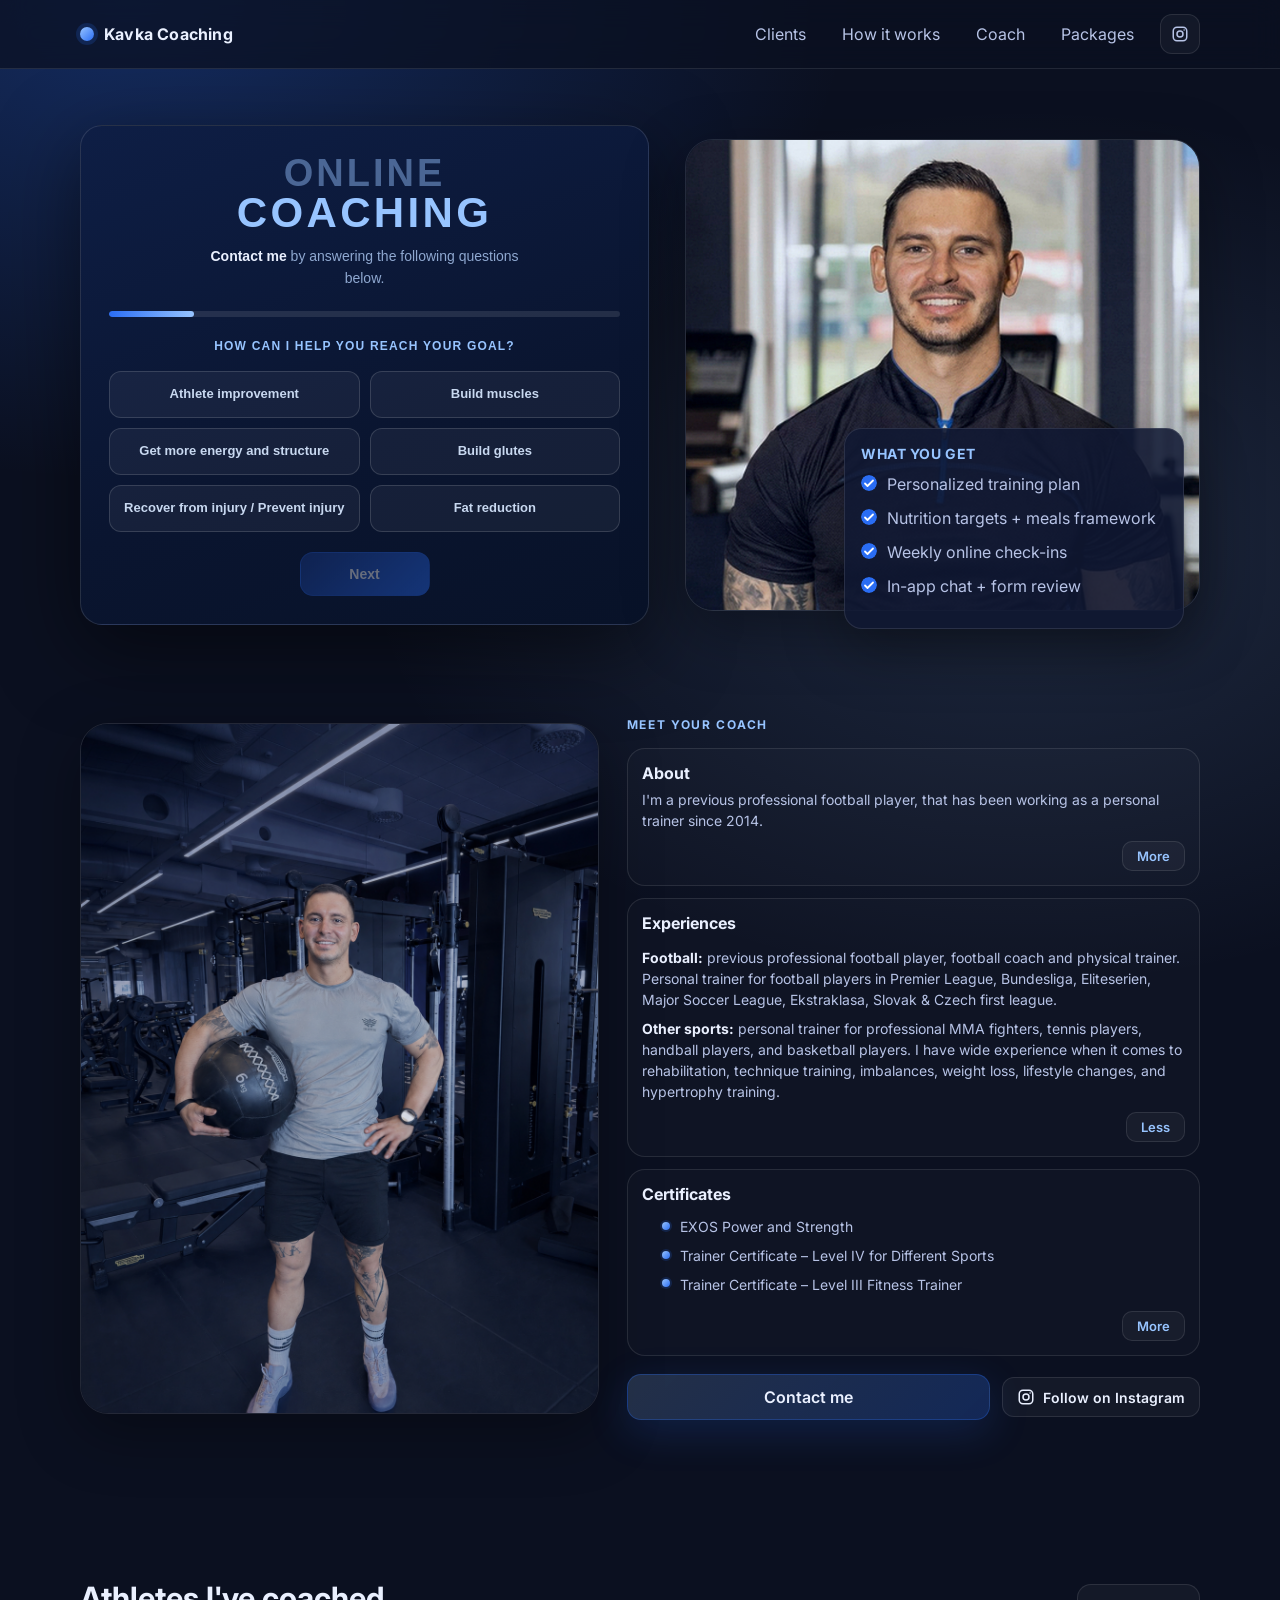
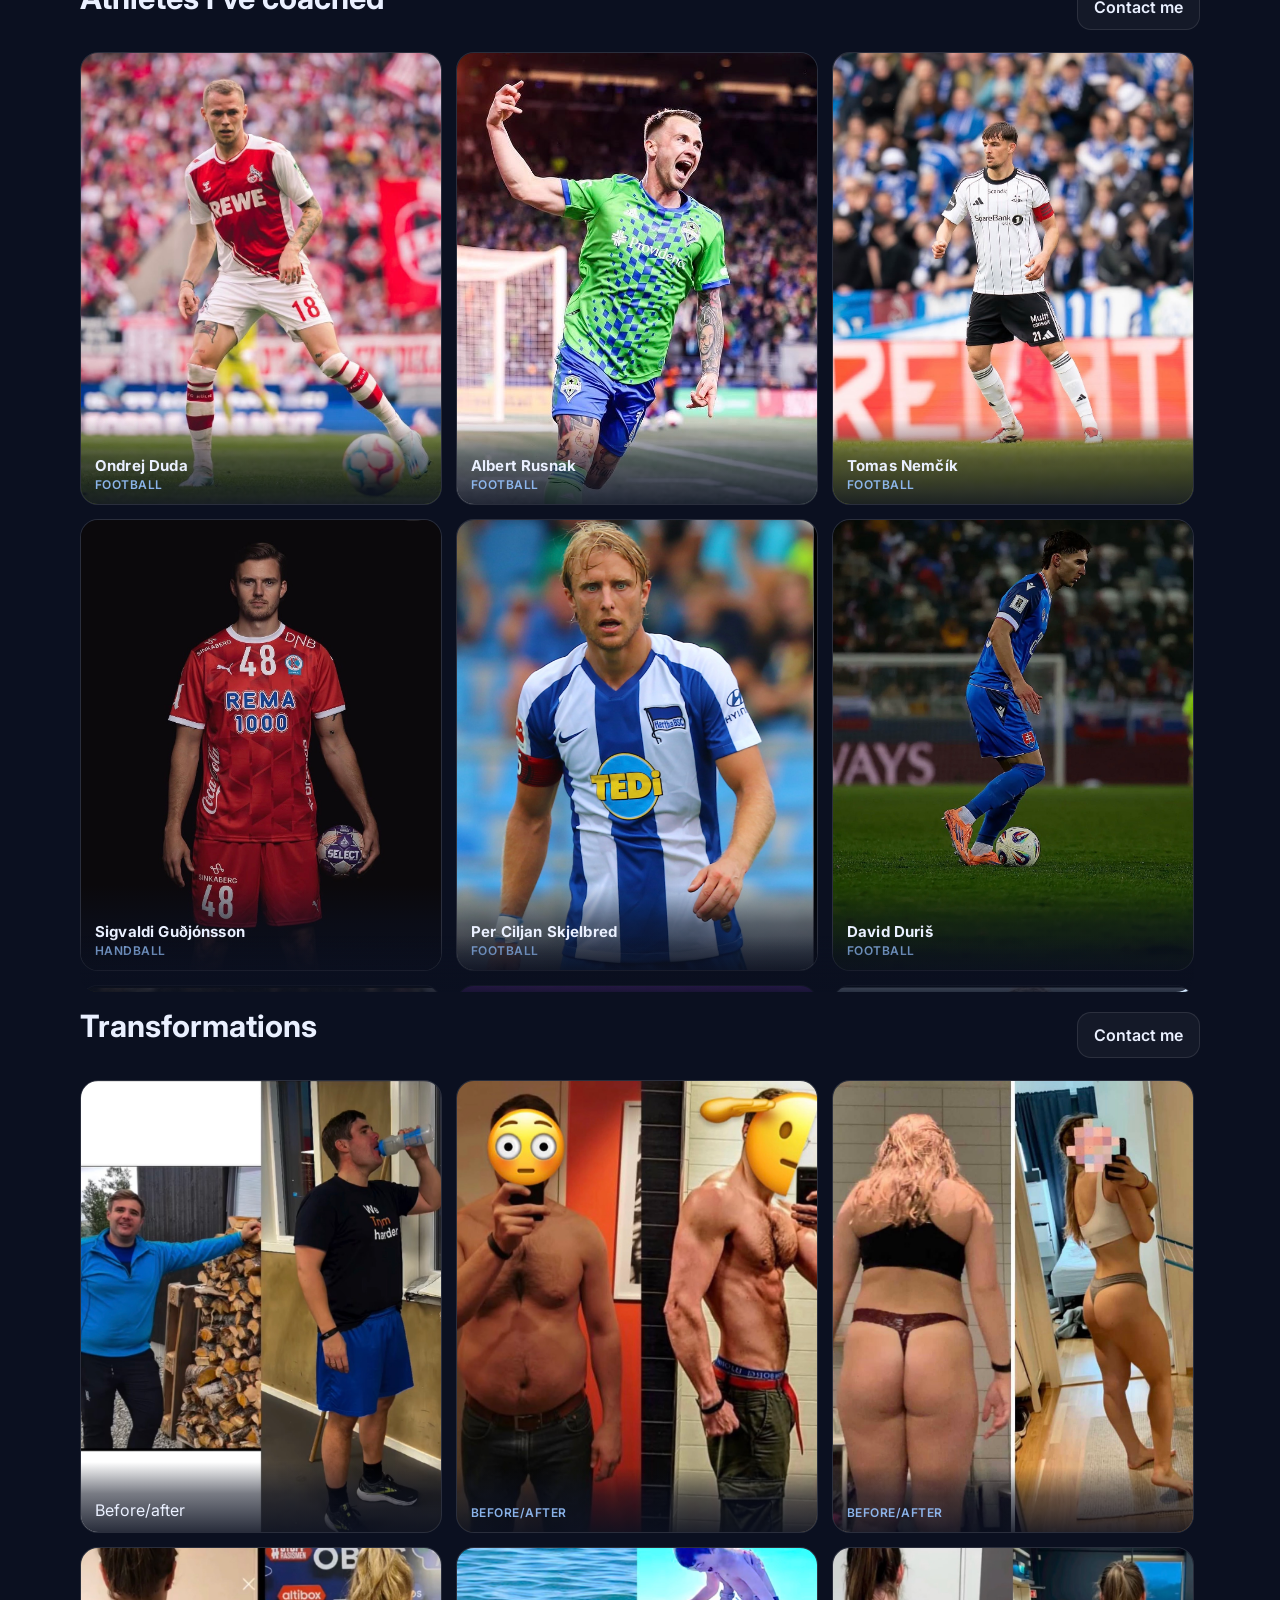
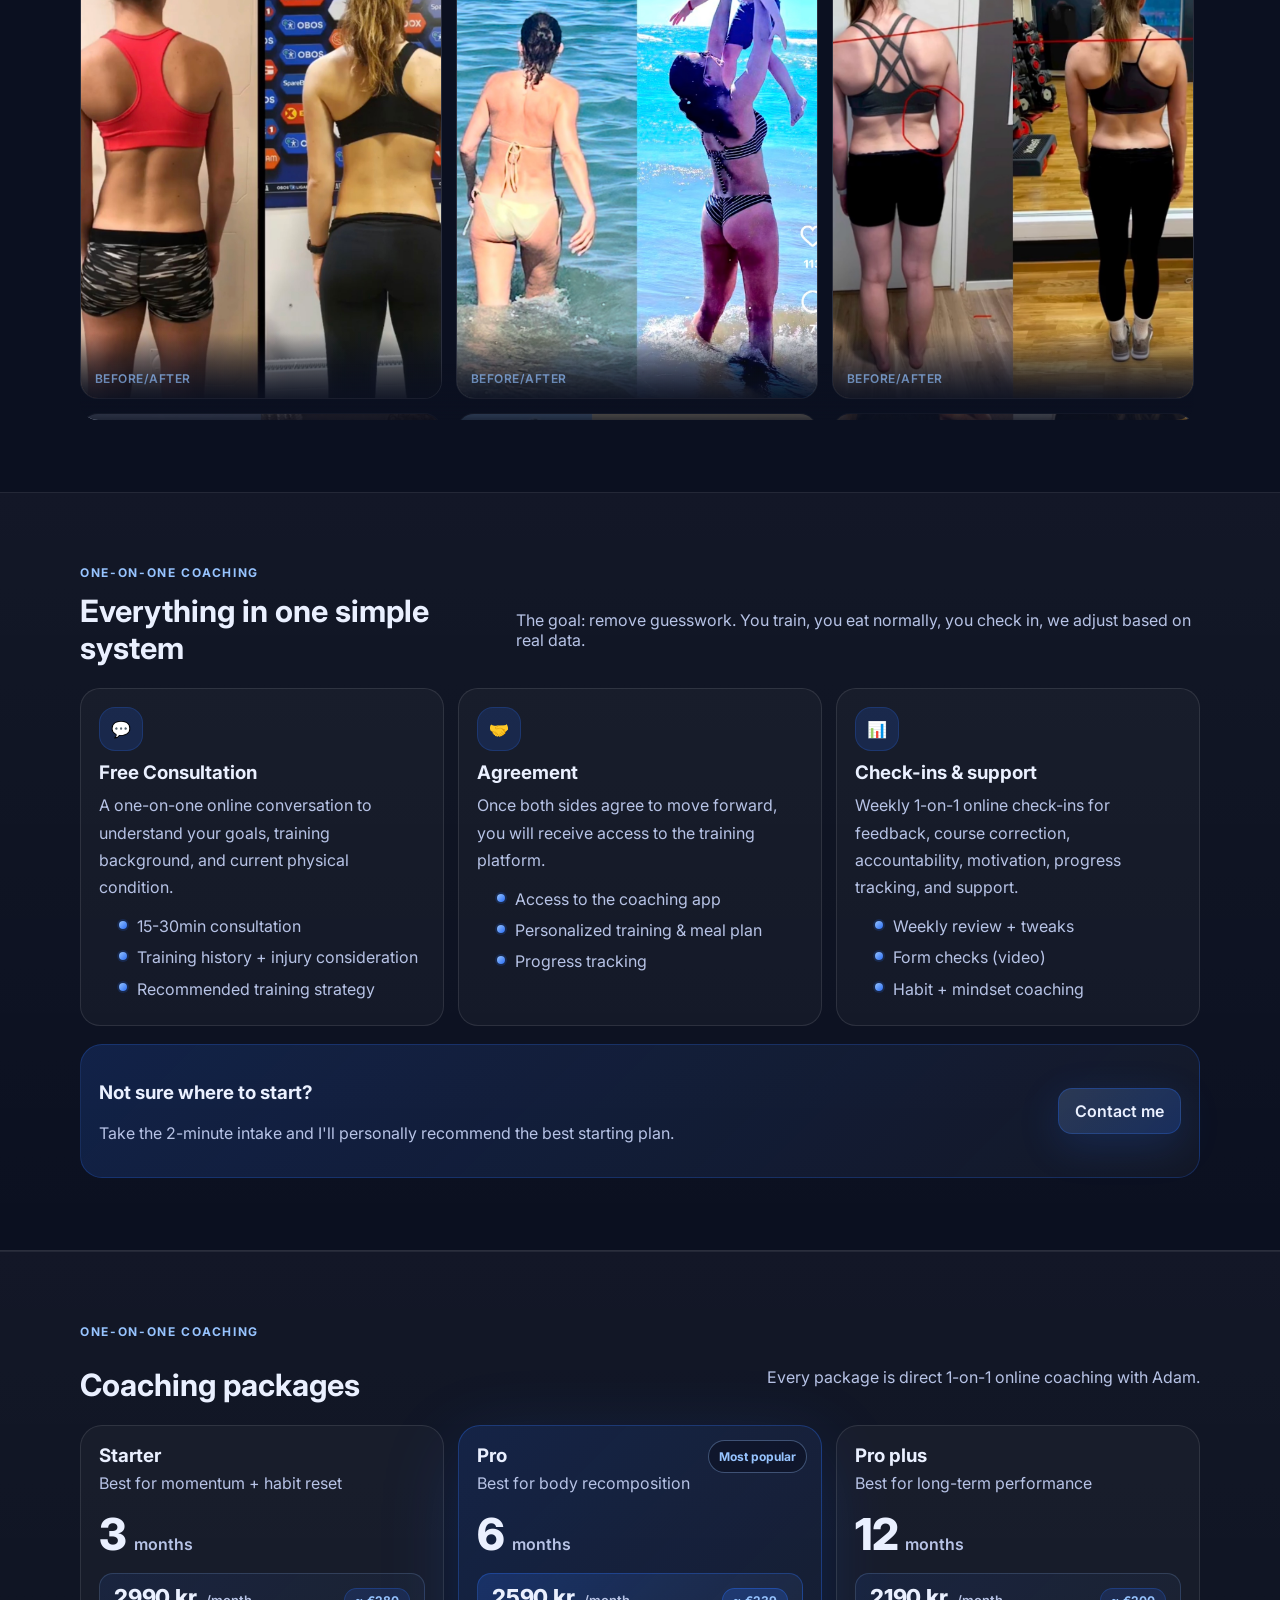
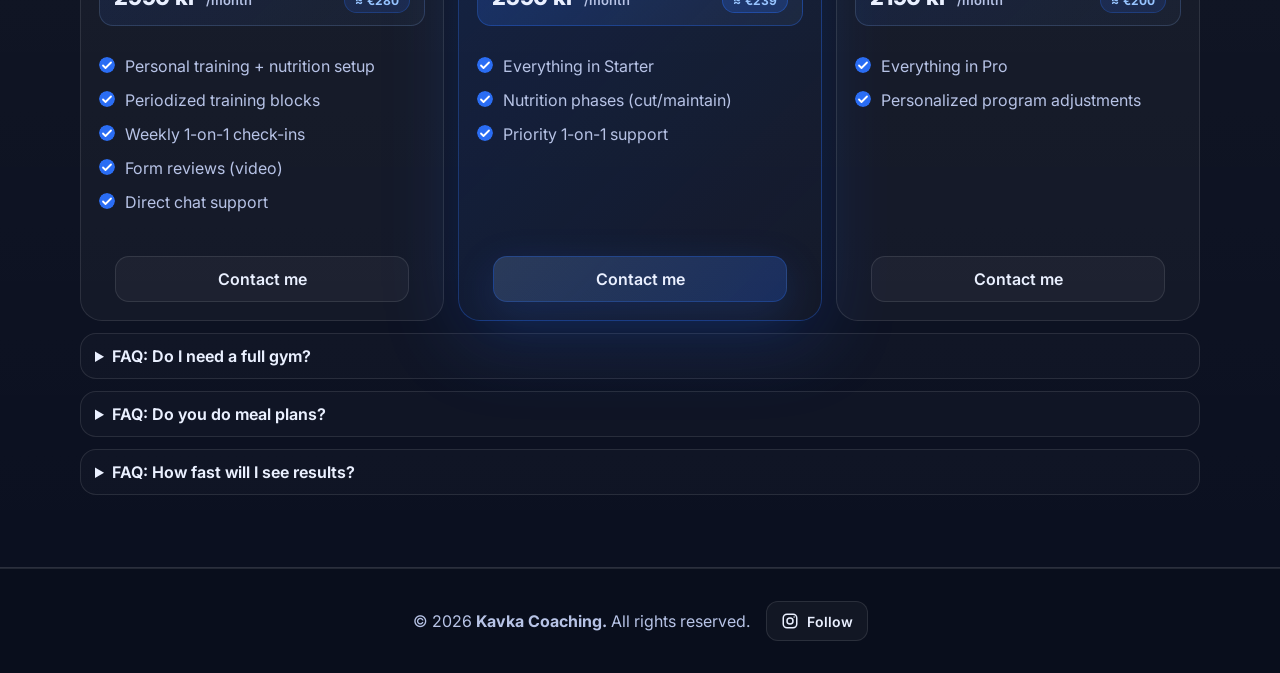
<file: index.html>
<!-- ============================================================
  AUTO-GENERATED FILE — DO NOT EDIT DIRECTLY
  Changes made here will be overwritten on the next build.
  Edit the partials in /partials and run: node build.js/node build.js --watch
============================================================ -->
<!doctype html>
<html lang="en">
  <head>
    <meta charset="utf-8" />
    <meta name="viewport" content="width=device-width,initial-scale=1" />

    <!-- Primary meta -->
    <title>Kavka Coaching - Online Fitness, Strength & Performance Coaching</title>
    <meta
      name="description"
      content="Personal online coaching with Adam Kavka - former pro footballer and top-selling PT in Norway and Slovakia. Custom training, nutrition, and weekly accountability for athletes and lifestyle clients."
    />
    <meta name="author" content="Adam Kavka" />
    <meta name="robots" content="index, follow" />
    <link rel="canonical" href="https://kavkacoaching.com/" />

    <!-- Favicon / device icons -->
    <link rel="icon" href="/favicon.ico" sizes="any" />
    <link rel="icon" href="/favicon.svg" type="image/svg+xml" />
    <link rel="icon" type="image/png" sizes="16x16" href="/favicon-16x16.png" />
    <link rel="icon" type="image/png" sizes="32x32" href="/favicon-32x32.png" />
    <link rel="apple-touch-icon" sizes="180x180" href="/apple-touch-icon.png" />
    <link rel="manifest" href="/site.webmanifest" />
    <meta name="theme-color" content="#0b1020" />

    <!-- Open Graph (Facebook, LinkedIn, WhatsApp, iMessage previews) -->
    <meta property="og:type" content="website" />
    <meta property="og:url" content="https://kavkacoaching.com/" />
    <meta property="og:site_name" content="Kavka Coaching" />
    <meta property="og:title" content="Kavka Coaching - Online Fitness & Performance Coaching" />
    <meta
      property="og:description"
      content="Personal online coaching with Adam Kavka - former pro footballer and top-selling PT. Custom training, nutrition, and weekly accountability."
    />
    <meta property="og:image" content="https://kavkacoaching.com/assets/og-image.jpg" />
    <meta property="og:image:width" content="1200" />
    <meta property="og:image:height" content="630" />
    <meta property="og:image:alt" content="Adam Kavka - online fitness and performance coach" />
    <meta property="og:locale" content="en_US" />

    <!-- Twitter / X -->
    <meta name="twitter:card" content="summary_large_image" />
    <meta name="twitter:title" content="Kavka Coaching - Online Fitness & Performance Coaching" />
    <meta
      name="twitter:description"
      content="Personal online coaching with Adam Kavka - former pro footballer and top-selling PT."
    />
    <meta name="twitter:image" content="https://kavkacoaching.com/assets/og-image.jpg" />

    <!-- Fonts -->
    <link rel="preconnect" href="https://fonts.googleapis.com" />
    <link rel="preconnect" href="https://fonts.gstatic.com" crossorigin />
    <link
      href="https://fonts.googleapis.com/css2?family=Inter:wght@400;500;600;700&display=swap"
      rel="stylesheet"
    />

    <link rel="stylesheet" href="style.css" />

    <!-- Structured data: Person + LocalBusiness + Service + FAQ -->
    <script type="application/ld+json">
      {
        "@context": "https://schema.org",
        "@graph": [
          {
            "@type": "Person",
            "@id": "https://kavkacoaching.com/#adam",
            "name": "Adam Kavka",
            "jobTitle": "Personal Trainer & Performance Coach",
            "url": "https://kavkacoaching.com/",
            "image": "https://kavkacoaching.com/assets/coach-adam-medicineball.png",
            "sameAs": ["https://instagram.com/adam.kavka"],
            "description": "Former professional football player and top-selling personal trainer in Norway and Slovakia. Coaches elite athletes across football, MMA, tennis, handball and basketball, plus lifestyle clients focused on body composition, rehabilitation, and long-term health."
          },
          {
            "@type": "LocalBusiness",
            "@id": "https://kavkacoaching.com/#business",
            "name": "Kavka Coaching",
            "url": "https://kavkacoaching.com/",
            "image": "https://kavkacoaching.com/assets/coach-adam-medicineball.png",
            "priceRange": "2190–3199 NOK / month",
            "founder": { "@id": "https://kavkacoaching.com/#adam" },
            "sameAs": ["https://instagram.com/adam.kavka"]
          },
          {
            "@type": "Service",
            "name": "Online Personal Coaching",
            "provider": { "@id": "https://kavkacoaching.com/#business" },
            "areaServed": "Worldwide",
            "serviceType": [
              "Personal Training",
              "Online Coaching",
              "Sports Performance",
              "Injury Rehabilitation",
              "Nutrition Coaching"
            ],
            "offers": [
              {
                "@type": "Offer",
                "name": "Starter — 3 months",
                "price": "3199",
                "priceCurrency": "NOK",
                "url": "https://kavkacoaching.com/#packages"
              },
              {
                "@type": "Offer",
                "name": "Pro — 6 months",
                "price": "2590",
                "priceCurrency": "NOK",
                "url": "https://kavkacoaching.com/#packages"
              },
              {
                "@type": "Offer",
                "name": "Pro Plus — 12 months",
                "price": "2190",
                "priceCurrency": "NOK",
                "url": "https://kavkacoaching.com/#packages"
              }
            ]
          },
          {
            "@type": "FAQPage",
            "mainEntity": [
              {
                "@type": "Question",
                "name": "Do I need a full gym?",
                "acceptedAnswer": {
                  "@type": "Answer",
                  "text": "No. The plan is written around your equipment (home, gym, or hybrid). If you have dumbbells and a bench, that's enough to progress."
                }
              },
              {
                "@type": "Question",
                "name": "Do you do meal plans?",
                "acceptedAnswer": {
                  "@type": "Answer",
                  "text": "We use targets and templates with optional examples. The focus is sustainability, flexibility, and learning what works for you."
                }
              },
              {
                "@type": "Question",
                "name": "How fast will I see results?",
                "acceptedAnswer": {
                  "@type": "Answer",
                  "text": "Most clients notice energy, consistency, and strength improvements in 2–3 weeks. Visible changes typically follow over 6–12+ weeks depending on goal and adherence."
                }
              }
            ]
          }
        ]
      }
    </script>
  </head>

  <body></body>
</html>

<!-- Top bar -->
<header class="topbar" id="top">
  <div class="container topbar__inner">
    <a class="brand scroll-top-btn" href="" aria-label="Kavka Coaching home">
      <span class="brand__mark" aria-hidden="true"></span>
      <span class="brand__text">Kavka Coaching</span>
    </a>

    <nav class="nav" aria-label="Primary">
      <button class="nav__toggle" id="navToggle" aria-expanded="false" aria-controls="navMenu">
        <span class="sr-only">Open menu</span>
        <span class="nav__bars" aria-hidden="true"></span>
      </button>

      <div class="nav__menu" id="navMenu">
        <a href="#results">Clients</a>
        <a href="#method">How it works</a>
        <a href="#coach">Coach</a>
        <a href="#packages">Packages</a>
        <a
          class="social-link social-link--icon"
          href="https://instagram.com/adam.kavka"
          target="_blank"
          rel="noopener noreferrer"
          aria-label="Instagram"
        >
          <svg
            viewBox="0 0 24 24"
            fill="none"
            stroke-width="2"
            stroke-linecap="round"
            stroke-linejoin="round"
            aria-hidden="true"
          >
            <rect x="3" y="3" width="18" height="18" rx="5" />
            <circle cx="12" cy="12" r="4" />
            <circle cx="17.5" cy="6.5" r="1" fill="currentColor" stroke="none" />
          </svg>
        </a>
      </div>
    </nav>
  </div>
</header>


    <main>

<!-- HERO -->
<section class="hero">
  <div class="container hero__grid">
    <div class="hero__copy">
      <!-- ═══ QUIZ PANEL ═══ -->
      <div class="quiz-panel" id="quizPanel">
        <div class="quiz-logo">
          <div class="quiz-logo__top">ONLINE</div>
          <div class="quiz-logo__bottom">COACHING</div>
          <p class="quiz-tagline"><b>Contact me</b> by answering the following questions below.</p>
        </div>

        <div class="quiz-progress">
          <div class="quiz-progress__fill" id="quizProgress" style="width: 16.66%"></div>
        </div>

        <div class="quiz-steps" id="quizSteps">
          <!-- Step 1 -->
          <div class="quiz-step is-active" data-step="1">
            <p class="quiz-question">How can I help you reach your goal?</p>
            <div class="quiz-options">
              <button class="quiz-opt" data-group="goal" data-val="athlete">
                Athlete improvement
              </button>
              <button class="quiz-opt" data-group="goal" data-val="muscle">Build muscles</button>
              <button class="quiz-opt" data-group="goal" data-val="energy">
                Get more energy and structure
              </button>
              <button class="quiz-opt" data-group="goal" data-val="glutes">Build glutes</button>
              <button class="quiz-opt" data-group="goal" data-val="injury">
                Recover from injury / Prevent injury
              </button>
              <button class="quiz-opt" data-group="goal" data-val="fat">Fat reduction</button>
            </div>
            <div class="quiz-nav">
              <button class="quiz-nav-btn quiz-nav-btn--next" data-next="2" disabled>Next</button>
            </div>
          </div>

          <!-- Step 2 -->
          <div class="quiz-step" data-step="2">
            <p class="quiz-question">How many times per week do you realistically want to train?</p>
            <div class="quiz-options">
              <button class="quiz-opt" data-group="freq" data-val="2">2 times</button>
              <button class="quiz-opt" data-group="freq" data-val="3">3 times</button>
              <button class="quiz-opt" data-group="freq" data-val="4+">4+ times</button>
              <button class="quiz-opt" data-group="freq" data-val="unsure">Not sure</button>
            </div>
            <div class="quiz-nav">
              <button class="quiz-nav-btn quiz-nav-btn--back" data-back="1">Back</button>
              <button class="quiz-nav-btn quiz-nav-btn--next" data-next="3" disabled>Next</button>
            </div>
          </div>

          <!-- Step 3 -->
          <div class="quiz-step" data-step="3">
            <p class="quiz-question">What is your biggest challenge?</p>
            <div class="quiz-options quiz-options--3col">
              <button class="quiz-opt" data-group="challenge" data-val="diet">
                It's hard to stick to a diet
              </button>
              <button class="quiz-opt" data-group="challenge" data-val="structure">
                Lack of structure in my training
              </button>
              <button class="quiz-opt" data-group="challenge" data-val="motivation">
                Struggle with motivation
              </button>
              <button class="quiz-opt" data-group="challenge" data-val="time">
                Not enough time in my daily life
              </button>
              <button class="quiz-opt" data-group="challenge" data-val="tried">
                Tried a lot without results
              </button>
              <button class="quiz-opt" data-group="challenge" data-val="coaching">
                Need coaching
              </button>
            </div>
            <div class="quiz-nav">
              <button class="quiz-nav-btn quiz-nav-btn--back" data-back="2">Back</button>
              <button class="quiz-nav-btn quiz-nav-btn--next" data-next="4" disabled>Next</button>
            </div>
          </div>

          <!-- Step 3b – ATHLETE variant -->
          <div class="quiz-step" data-step="3b">
            <p class="quiz-question">
              What aspect of your performance do you most want to improve?
            </p>
            <div class="quiz-options quiz-options--3col">
              <button class="quiz-opt" data-group="challenge" data-val="speed">
                Speed & explosiveness
              </button>
              <button class="quiz-opt" data-group="challenge" data-val="strength">
                Strength & power
              </button>
              <button class="quiz-opt" data-group="challenge" data-val="endurance">Recovery</button>
              <button class="quiz-opt" data-group="challenge" data-val="injury">
                Staying injury-free
              </button>
              <button class="quiz-opt" data-group="challenge" data-val="body-comp">
                Body composition
              </button>
              <button class="quiz-opt" data-group="challenge" data-val="consistency">
                Training consistency
              </button>
            </div>
            <div class="quiz-nav">
              <button class="quiz-nav-btn quiz-nav-btn--back" data-back="2">Back</button>
              <button class="quiz-nav-btn quiz-nav-btn--next" data-next="4" disabled>Next</button>
            </div>
          </div>

          <!-- Step 3c – INJURY/RECOVERY variant -->
          <div class="quiz-step" data-step="3c">
            <p class="quiz-question">What best describes your current situation?</p>
            <div class="quiz-options quiz-options--3col">
              <button class="quiz-opt" data-group="challenge" data-val="rehab">
                Recovering from a recent injury
              </button>
              <button class="quiz-opt" data-group="challenge" data-val="chronic">
                Managing a chronic / recurring issue
              </button>
              <button class="quiz-opt" data-group="challenge" data-val="prevention">
                No injury now, want to stay that way
              </button>
              <button class="quiz-opt" data-group="challenge" data-val="post-surgery">
                Post-surgery rehabilitation
              </button>
              <button class="quiz-opt" data-group="challenge" data-val="pain">
                Pain during training I want to fix
              </button>
              <button class="quiz-opt" data-group="challenge" data-val="return">
                Returning to sport after time off
              </button>
            </div>
            <div class="quiz-nav">
              <button class="quiz-nav-btn quiz-nav-btn--back" data-back="2">Back</button>
              <button class="quiz-nav-btn quiz-nav-btn--next" data-next="4" disabled>Next</button>
            </div>
          </div>

          <!-- Step 4 -->
          <div class="quiz-step" data-step="4">
            <p class="quiz-question">How ready are you to start making real progress?</p>
            <div class="quiz-options">
              <button class="quiz-opt" data-group="ready" data-val="now">
                I'm ready to start now
              </button>
              <button class="quiz-opt" data-group="ready" data-val="soon">
                I want to start within the next few weeks
              </button>
            </div>
            <div class="quiz-nav">
              <button class="quiz-nav-btn quiz-nav-btn--back" data-back="3">Back</button>
              <button class="quiz-nav-btn quiz-nav-btn--next" data-next="5" disabled>Next</button>
            </div>
          </div>

          <!-- Step 5 -->
          <div class="quiz-step" data-step="5">
            <p class="quiz-question">What do you feel you're missing most right now?</p>
            <div class="quiz-options">
              <button class="quiz-opt" data-group="missing" data-val="diet-structure">
                Nutrition structure
              </button>
              <button class="quiz-opt" data-group="missing" data-val="training-structure">
                Training structure
              </button>
              <button class="quiz-opt" data-group="missing" data-val="accountability">
                Accountability and check-ins
              </button>
              <button class="quiz-opt" data-group="missing" data-val="all">All</button>
            </div>
            <div class="quiz-nav">
              <button class="quiz-nav-btn quiz-nav-btn--back" data-back="4">Back</button>
              <button
                class="quiz-nav-btn quiz-nav-btn--next scroll-top-btn"
                data-next="contact"
                disabled
              >
                Next
              </button>
            </div>
            <!-- <div class="quiz-nav">
              <button class="quiz-nav-btn quiz-nav-btn--back" data-back="4">Back</button>
              <button class="quiz-nav-btn quiz-nav-btn--next" data-next="6" disabled>Next</button>
            </div> -->
          </div>

          <!-- Step 6 -->
          <!-- <div class="quiz-step" data-step="6">
            <p class="quiz-question">Are you willing to follow a plan if it suits you?</p>
            <div class="quiz-options">
              <button class="quiz-opt" data-group="commit" data-val="yes">
                Yes, I'm ready to do what it takes
              </button>
              <button class="quiz-opt" data-group="commit" data-val="support">
                Yes, but I need support and guidance
              </button>
            </div>
            <div class="quiz-nav">
              <button class="quiz-nav-btn quiz-nav-btn--back" data-back="5">Back</button>
              <button
                class="quiz-nav-btn quiz-nav-btn--next scroll-top-btn"
                data-next="contact"
                disabled
              >
                Next
              </button>
            </div>
          </div> -->

          <!-- Contact -->
          <div class="quiz-step" data-step="contact">
            <p class="quiz-contact-title">Contact Information</p>
            <form id="quizForm" action="https://api.web3forms.com/submit" method="POST">
              <input type="hidden" name="access_key" value="e5d29712-9a06-461d-8689-d2d3aa229a0f" />
              <input type="hidden" name="subject" id="fSubject" />
              <input type="hidden" name="goal" id="fGoal" />
              <input type="hidden" name="frequency" id="fFreq" />
              <input type="hidden" name="challenge" id="fChallenge" />
              <input type="hidden" name="readiness" id="fReady" />
              <input type="hidden" name="missing" id="fMissing" />
              <input type="hidden" name="commitment" id="fCommit" />

              <div class="quiz-field">
                <label for="qName">Full name</label>
                <input
                  type="text"
                  id="qName"
                  name="name"
                  placeholder="Your full name"
                  required
                  autocomplete="name"
                />
              </div>
              <div class="quiz-field">
                <label for="qEmail">Email</label>
                <input
                  type="email"
                  id="qEmail"
                  name="email"
                  placeholder="Your email"
                  required
                  autocomplete="email"
                />
                <p class="quiz-field-error" id="qEmailError">Please enter a valid email address.</p>
              </div>
              <div class="quiz-field">
                <label for="qPhone">Phone</label>
                <div class="quiz-phone-row">
                  <div class="dial-picker" id="dialPicker">
                    <button
                      type="button"
                      class="dial-trigger"
                      id="dialTrigger"
                      aria-haspopup="listbox"
                      aria-expanded="false"
                    >
                      <span class="dial-flag" id="dialFlag">🇳🇴</span>
                      <span class="dial-code" id="dialCode">+47</span>
                      <span class="dial-arrow" aria-hidden="true">▾</span>
                    </button>
                    <div
                      class="dial-dropdown"
                      id="dialDropdown"
                      role="listbox"
                      aria-label="Select country code"
                      hidden
                    >
                      <div class="dial-search-wrap">
                        <input
                          type="text"
                          class="dial-search"
                          id="dialSearch"
                          placeholder="Search country…"
                          autocomplete="off"
                          aria-label="Search countries"
                        />
                      </div>
                      <ul class="dial-list" id="dialList"></ul>
                    </div>
                  </div>
                  <input type="hidden" name="dial_code" id="qDialCode" value="+47" />
                  <input
                    type="tel"
                    id="qPhone"
                    name="phone"
                    placeholder="Mobile number"
                    autocomplete="tel"
                  />
                </div>
              </div>

              <!-- Your answers toggle -->
              <div class="quiz-field">
                <div class="quiz-answers-header">
                  <label>Your answers</label>
                  <button type="button" class="quiz-answers-toggle" id="answersToggle">
                    Show my answers
                  </button>
                </div>
                <div class="quiz-answers-body" id="answersBody" hidden>
                  <div id="qSummaryDisplay" class="quiz-summary-display"></div>
                </div>
                <input type="hidden" id="qSummary" />
              </div>

              <div class="quiz-field">
                <label for="qMessage"
                  >Anything else you'd like to add?
                  <span class="quiz-label-optional">(optional)</span></label
                >
                <textarea
                  id="qMessage"
                  name="additional_notes"
                  class="quiz-message-textarea"
                  rows="3"
                  placeholder="Tell me about your schedule, goals, or anything relevant…"
                ></textarea>
              </div>

              <input type="hidden" name="message" id="fFullMessage" />

              <div class="h-captcha" data-captcha="true" data-theme="dark"></div>

              <div class="quiz-bottom-row">
                <button
                  type="button"
                  class="quiz-nav-btn quiz-nav-btn--back scroll-top-btn"
                  data-back="5"
                >
                  Back
                </button>
                <button type="submit" class="quiz-submit-btn" id="quizSubmit">Contact me</button>
              </div>
              <p class="quiz-privacy">
                When you submit the form, we use your contact information to send you special
                offers. Read our <a href="/privacy">privacy policy</a> for more information.
              </p>
              <p class="quiz-status" id="quizStatus"></p>
            </form>
          </div>

          <!-- Thanks -->
          <div class="quiz-step" data-step="thanks">
            <div class="quiz-thanks">
              <div class="quiz-thanks__icon">✓</div>
              <h2>Thank you! We'll be in touch soon.</h2>
              <p>We've received your information and will get back to you as soon as possible.</p>
            </div>
          </div>
        </div>
        <!-- /quiz-steps -->
      </div>
      <!-- /quiz-panel -->
    </div>
    <div class="hero__media">
      <img
        class="hero__image"
        src="assets/coach-hero-toned.jpg"
        alt="Abstract placeholder graphic (replace with coach photo)"
        loading="eager"
      />
      <div class="hero__card">
        <h3>What you get</h3>
        <ul class="checklist">
          <li>Personalized training plan</li>
          <li>Nutrition targets + meals framework</li>
          <li>Weekly online check-ins</li>
          <li>In-app chat + form review</li>
        </ul>
      </div>
    </div>
  </div>
</section>

<!-- COACH -->
<section class="section" id="coach">
  <div class="container coach-layout" id="coachLayout">
    <div class="split__media coach-media" id="coachMedia">
      <img
        class="portrait"
        src="assets/coach-adam-medicineball.png"
        alt="Adam Kavka, personal trainer and former professional footballer, training with a medicine ball"
        loading="lazy"
      />
    </div>
    <div class="split__copy coach-copy" id="coachCopy">
      <p class="eyebrow">MEET YOUR COACH</p>

      <div class="bullets">
        <!-- ABOUT -->
        <div class="bullet">
          <h3>About</h3>
          <p>
            I'm a previous professional football player, that has been working as a personal trainer
            since 2014.
          </p>
          <div class="expandable" id="aboutExtra">
            <div>
              <p class="space">
                Throughout my career, I became the top-selling personal trainer within one of the
                largest gym chains operating in Norway and Slovakia. My coaching experience ranges
                from elite athletes across various sports to individuals looking to transform their
                lifestyle, improve fitness, and maintain long-term health. I have great experience
                with professional athletes within various sports, but also regarding regular clients
                with need to change or keep up a healthy lifestyle.
              </p>
            </div>
          </div>
          <button class="btn-expand" data-target="aboutExtra" type="button">
            <span class="btn-expand__text">More</span>
          </button>
        </div>

        <!-- EXPERIENCES -->
        <div class="bullet">
          <h3>Experiences</h3>
          <p class="space">
            <b>Football:</b> previous professional football player, football coach and physical
            trainer. Personal trainer for football players in Premier League, Bundesliga,
            Eliteserien, Major Soccer League, Ekstraklasa, Slovak &amp; Czech first league.
          </p>
          <div class="expandable is-open" id="expExtra">
            <div>
              <p class="space">
                <b>Other sports:</b> personal trainer for professional MMA fighters, tennis players,
                handball players, and basketball players. I have wide experience when it comes to
                rehabilitation, technique training, imbalances, weight loss, lifestyle changes, and
                hypertrophy training.
              </p>
            </div>
          </div>
          <button class="btn-expand" data-target="expExtra" type="button">
            <span class="btn-expand__text">Less</span>
          </button>
        </div>

        <!-- CERTIFICATES -->
        <div class="bullet" id="certBullet">
          <h3>Certificates</h3>
          <ul class="dot-list">
            <li>EXOS Power and Strength</li>
            <li>Trainer Certificate – Level IV for Different Sports</li>
            <li>Trainer Certificate – Level III Fitness Trainer</li>

            <li class="cert-extra">EXOS Speed</li>
            <li class="cert-extra">EXOS Mentorship Phase 1</li>
            <li class="cert-extra">Triphasic Training Course</li>
            <li class="cert-extra">DNS Sports Course Trainer Certificate I, II, III</li>
            <li class="cert-extra">DNS (Dynamic Neuromuscular Stabilization) Course</li>
            <li class="cert-extra">Functional Strength and Power with Kettlebell</li>
            <li class="cert-extra">Reaching Maximum Growth &amp; Strength</li>
            <li class="cert-extra">Hypertrophy Conference 2023</li>
            <li class="cert-extra">Physiological Training</li>
            <li class="cert-extra">Muscle Contractions</li>

            <li class="cert-extra">Powerlifting Technique and Methodic Training</li>
            <li class="cert-extra">Powerlifting School</li>
            <li class="cert-extra">Squat School</li>

            <li class="cert-extra">Physiotherapy for Sports Injuries</li>
            <li class="cert-extra">Rehabilitation After Post-Op ACL Surgery</li>
            <li class="cert-extra">Prevention and Treatment of Adductors</li>
            <li class="cert-extra">SM System (Spiral Stabilization)</li>
            <li class="cert-extra">Functional Patterns</li>

            <li class="cert-extra">Diagnostics for Trainers</li>
            <li class="cert-extra">Real Diagnostics of the Human Body</li>
            <li class="cert-extra">Assessments: Fundamental Concepts and Techniques</li>

            <li class="cert-extra">Modern Nutrition</li>

            <li class="cert-extra">UEFA Grassroots Charter C Licence</li>
            <li class="cert-extra">Certificate of Basic Sports Training</li>
            <li class="cert-extra">Certificate in Kinesio Taping</li>
            <li class="cert-extra">Pregnancy Training</li>
            <li class="cert-extra">Post-Pregnancy Training</li>
            <li class="cert-extra">Certified KAATSU Specialist (the only one in Norway)</li>
          </ul>
          <button class="btn-expand" id="certToggle" type="button">
            <span class="btn-expand__text">More</span>
          </button>
        </div>
      </div>

      <div class="coach-social-row">
        <a class="btn scroll-top-btn" href="#packages">Contact me</a>
        <a
          class="social-link"
          href="https://instagram.com/adam.kavka"
          target="_blank"
          rel="noopener noreferrer"
          aria-label="Coach on Instagram"
        >
          <svg
            viewBox="0 0 24 24"
            fill="none"
            stroke-width="2"
            stroke-linecap="round"
            stroke-linejoin="round"
            aria-hidden="true"
          >
            <rect x="3" y="3" width="18" height="18" rx="5" />
            <circle cx="12" cy="12" r="4" />
            <circle cx="17.5" cy="6.5" r="1" fill="currentColor" stroke="none" />
          </svg>
          <span>Follow on Instagram</span>
        </a>
      </div>
    </div>
  </div>
</section>

<!-- CLIENTS (Athletes + Transformations) -->
<section class="section" id="results">
  <div class="container">
    <!-- ATHLETES -->
    <div class="section__head">
      <h2>Athletes I've coached</h2>
      <a class="btn scroll-top-btn btn--ghost" href="#contact">Contact me</a>
    </div>

    <div class="gallery-wrap">
      <button class="gallery-arrow gallery-arrow--prev is-hidden" aria-label="Scroll left">
        <svg viewBox="0 0 24 24" fill="none" stroke="currentColor" stroke-width="2.5" stroke-linecap="round" stroke-linejoin="round"><polyline points="15 18 9 12 15 6"/></svg>
      </button>
      <button class="gallery-arrow gallery-arrow--next" aria-label="Scroll right">
        <svg viewBox="0 0 24 24" fill="none" stroke="currentColor" stroke-width="2.5" stroke-linecap="round" stroke-linejoin="round"><polyline points="9 6 15 12 9 18"/></svg>
      </button>
      <div class="gallery-scroll">
        <div class="grid gallery">
          <button
            class="tile"
            data-full="./assets/clients/image10.jpeg"
            aria-label="Open result: Client1"
          >
          <img
            src="./assets/clients/image10.jpeg"
            alt="Ondrej Duda 
"
            loading="lazy"
          />
          <span class="tile__caption">
            <span class="tile__name">Ondrej Duda </span>
            <span class="tile__sub">Football</span>
          </span>
        </button>

        <button
          class="tile"
          data-full="./assets/clients/image9.jpeg"
          aria-label="Open result: Client2"
        >
          <img
            src="./assets/clients/image9.jpeg"
            alt="Albert Rusnak 
"
            loading="lazy"
          />
          <span class="tile__caption">
            <span class="tile__name">Albert Rusnak </span>
            <span class="tile__sub">Football</span>
          </span>
        </button>

        <button
          class="tile"
          data-full="./assets/clients/image12.jpeg"
          aria-label="Open result: Client3"
        >
          <img
            src="./assets/clients/image12.jpeg"
            alt="Tomas Nemčík 
"
            loading="lazy"
          />
          <span class="tile__caption">
            <span class="tile__name">Tomas Nemčík </span>
            <span class="tile__sub">Football</span>
          </span>
        </button>

        <button
          class="tile"
          data-full="./assets/clients/image7.jpeg"
          aria-label="Open result: Client4"
        >
          <img
            src="./assets/clients/image7.jpeg"
            alt="Sigvaldi Guðjónsson
"
            loading="lazy"
          />
          <span class="tile__caption">
            <span class="tile__name">Sigvaldi Guðjónsson </span>
            <span class="tile__sub">Handball</span>
          </span>
        </button>

        <button
          class="tile"
          data-full="./assets/clients/image3.jpeg"
          aria-label="Open result: Client5"
        >
          <img
            src="./assets/clients/image3.jpeg"
            alt="⁠Per Ciljan Skjelbred
"
            loading="lazy"
          />
          <span class="tile__caption">
            <span class="tile__name">⁠Per Ciljan Skjelbred </span>
            <span class="tile__sub">Football</span>
          </span>
        </button>

        <button
          class="tile"
          data-full="./assets/clients/image6.jpeg"
          aria-label="Open result: Client6"
        >
          <img src="./assets/clients/image6.jpeg" alt="David Duriš" loading="lazy" />
          <span class="tile__caption">
            <span class="tile__name">David Duriš</span>
            <span class="tile__sub">Football</span>
          </span>
        </button>

        <button
          class="tile"
          data-full="./assets/clients/image13.jpeg"
          aria-label="Open result: Client7"
        >
          <img src="./assets/clients/image13.jpeg" alt="⁠Dino Islamović" loading="lazy" />
          <span class="tile__caption">
            <span class="tile__name">⁠Dino Islamović</span>
            <span class="tile__sub">Football</span>
          </span>
        </button>

        <button
          class="tile"
          data-full="./assets/clients/image8.jpeg"
          aria-label="Open result: Client8"
        >
          <img src="./assets/clients/image8.jpeg" alt="Vegard Erlien" loading="lazy" />
          <span class="tile__caption">
            <span class="tile__name">Vegard Erlien </span>
            <span class="tile__sub">Football</span>
          </span>
        </button>

        <button
          class="tile"
          data-full="./assets/clients/image5.jpeg"
          aria-label="Open result: Client9"
        >
          <img src="./assets/clients/image5.jpeg" alt="⁠Christian Eggen Rismark" loading="lazy" />
          <span class="tile__caption">
            <span class="tile__name">⁠Christian Eggen Rismark</span>
            <span class="tile__sub">Football</span>
          </span>
        </button>


        <button
          class="tile"
          data-full="./assets/clients/image1.jpeg"
          aria-label="Open result: Client10"
        >
          <img src="./assets/clients/image1.jpeg" alt="MARCUS MEHNERT" loading="lazy" />
          <span class="tile__caption">
            <span class="tile__name">Marcus Mehnert</span>
            <span class="tile__sub">Football</span>
          </span>
        </button>

        <button
          class="tile"
          data-full="./assets/clients/image0.jpeg"
          aria-label="Open result: Client11"
        >
          <img src="./assets/clients/image0.jpeg" alt="Jana Čepelová" loading="lazy" />
          <span class="tile__caption">
            <span class="tile__name">Jana Čepelová</span>
            <span class="tile__sub">Tenis</span>
          </span>
        </button>

        <button
          class="tile"
          data-full="./assets/clients/image2.jpeg"
          aria-label="Open result: Client12"
        >
          <img src="./assets/clients/image2.jpeg" alt="⁠Erik Tønne" loading="lazy" />
          <span class="tile__caption">
            <span class="tile__name">⁠Erik Tønne</span>
            <span class="tile__sub">Football</span>
          </span>
        </button>

        <!-- <button
          class="tile"
          data-full="./assets/clients/image4.jpeg"
          aria-label="Open result: Client13"
        >
          <img src="./assets/clients/image4.jpeg" alt="Client13" loading="lazy" />
          <span class="tile__caption">
            <span class="tile__name">Client13</span>
            <span class="tile__sub">Proffesion/type of training/how i helped</span>
          </span>
        </button> -->
      </div>
    </div>
    </div>

    <!-- TRANSFORMATIONS -->
    <div class="section__head section__head--spaced" id="transformations">
      <h2>Transformations</h2>
      <a class="btn scroll-top-btn btn--ghost" href="#contact">Contact me</a>
    </div>

    <div class="gallery-wrap">
      <button class="gallery-arrow gallery-arrow--prev is-hidden" aria-label="Scroll left">
        <svg viewBox="0 0 24 24" fill="none" stroke="currentColor" stroke-width="2.5" stroke-linecap="round" stroke-linejoin="round"><polyline points="15 18 9 12 15 6"/></svg>
      </button>
      <button class="gallery-arrow gallery-arrow--next" aria-label="Scroll right">
        <svg viewBox="0 0 24 24" fill="none" stroke="currentColor" stroke-width="2.5" stroke-linecap="round" stroke-linejoin="round"><polyline points="9 6 15 12 9 18"/></svg>
      </button>
      <div class="gallery-scroll">
      <div class="grid gallery">
        <button
          class="tile"
          data-full="./assets/clients/image14.jpeg"
          aria-label="Open result: Client14"
        >
          <img src="./assets/clients/image14.jpeg" alt="Client14" loading="lazy" />
          <span class="tile__caption">
            <span class="tile_
            <span class="tile__sub">Before/after</span>
          </span>
        </button>

        <button
          class="tile"
          data-full="./assets/clients/image15.jpeg"
          aria-label="Open result: Client15"
        >
          <img src="./assets/clients/image15.jpeg" alt="Client15" loading="lazy" />
          <span class="tile__caption">
            <span class="tile__sub">Before/after</span>
          </span>
        </button>

        <button
          class="tile"
          data-full="./assets/clients/image16.jpeg"
          aria-label="Open result: Client16"
        >
          <img src="./assets/clients/image16.jpeg" alt="Client16" loading="lazy" />
          <span class="tile__caption">
            <span class="tile__sub">Before/after</span>
          </span>
        </button>

        <button
          class="tile"
          data-full="./assets/clients/image17.jpeg"
          aria-label="Open result: Client17"
        >
          <img src="./assets/clients/image17.jpeg" alt="Client17" loading="lazy" />
          <span class="tile__caption">
            <span class="tile__sub">Before/after</span>
          </span>
        </button>

        <button
          class="tile"
          data-full="./assets/clients/image18.jpeg"
          aria-label="Open result: Client18"
        >
          <img src="./assets/clients/image18.jpeg" alt="Client18" loading="lazy" />
          <span class="tile__caption">
            <span class="tile__sub">Before/after</span>
          </span>
        </button>

        <button
          class="tile"
          data-full="./assets/clients/image19.jpg"
          aria-label="Open result: Client19"
        >
          <img src="./assets/clients/image19.jpg" alt="Client19" loading="lazy" />
          <span class="tile__caption">
            <span class="tile__sub">Before/after</span>
          </span>
        </button>

                <button
          class="tile"
          data-full="./assets/clients/image20.jpg"
          aria-label="Open result: Client20"
        >
          <img src="./assets/clients/image20.jpg" alt="Client20" loading="lazy" />
          <span class="tile__caption">
            <span class="tile__sub">Before/after</span>
          </span>
        </button>

                <button
          class="tile"
          data-full="./assets/clients/image21.jpg"
          aria-label="Open result: Client21"
        >
          <img src="./assets/clients/image21.jpg" alt="Client21" loading="lazy" />
          <span class="tile__caption">
            <span class="tile__sub">Before/after</span>
          </span>
        </button>

                <button
          class="tile"
          data-full="./assets/clients/image22.jpeg"
          aria-label="Open result: Client22"
        >
          <img src="./assets/clients/image22.jpeg" alt="Client22" loading="lazy" />
          <span class="tile__caption">
            <span class="tile__sub">Before/after</span>
          </span>
        </button>

      </div>
    </div>
    </div>
  </div>
</section>
<!-- METHOD / APP -->
<section class="section section--alt" id="method">
  <div class="container">
    <p class="eyebrow">ONE-ON-ONE COACHING</p>
    <div class="section__head">
      <h2>Everything in one simple system</h2>
      <p class="muted">
        The goal: remove guesswork. You train, you eat normally, you check in, we adjust based on
        real data.
      </p>
    </div>

    <div class="cards">
      <article class="card">
        <div class="card__icon" aria-hidden="true">💬</div>
        <h3>Free Consultation</h3>
        <p>
          A one-on-one online conversation to understand your goals, training background, and
          current physical condition.
        </p>
        <ul class="mini">
          <li>15-30min consultation</li>
          <li>Training history + injury consideration</li>
          <li>Recommended training strategy</li>
        </ul>
      </article>

      <article class="card">
        <div class="card__icon" aria-hidden="true">🤝</div>
        <h3>Agreement</h3>
        <p>
          Once both sides agree to move forward, you will receive access to the training platform.
        </p>
        <ul class="mini">
          <li>Access to the coaching app</li>
          <li>Personalized training & meal plan</li>
          <li>Progress tracking</li>
        </ul>
      </article>

      <article class="card">
        <div class="card__icon" aria-hidden="true">📊</div>
        <h3>Check-ins & support</h3>
        <p>
          Weekly 1-on-1 online check-ins for feedback, course correction, accountability,
          motivation, progress tracking, and support.
        </p>
        <ul class="mini">
          <li>Weekly review + tweaks</li>
          <li>Form checks (video)</li>
          <li>Habit + mindset coaching</li>
        </ul>
      </article>
    </div>

    <div class="banner">
      <div>
        <h3>Not sure where to start?</h3>
        <p class="muted">
          Take the 2-minute intake and I'll personally recommend the best starting plan.
        </p>
      </div>
      <a class="btn scroll-top-btn" href="#top">Contact me</a>
    </div>
  </div>
</section>

<!-- PACKAGES -->
<section class="section section--alt" id="packages">
  <div class="container">
    <p class="eyebrow">ONE-ON-ONE COACHING</p>
    <div class="section__head">
      <h2>Coaching packages</h2>
      <p class="muted">Every package is direct 1-on-1 online coaching with Adam.</p>
    </div>

    <div class="pricing">
      <article class="price">
        <div class="price__top">
          <h3>Starter</h3>
          <p class="muted">Best for momentum + habit reset</p>
        </div>
        <div class="price__tag">
          <span class="price__num">3</span><span class="price__unit">months</span>
        </div>
        <div class="price__rate">
          <span class="price__rate-amount">2990 kr</span>
          <span class="price__rate-suffix">/month</span>
          <span class="price__rate-eur">≈ €280</span>
        </div>
        <ul class="checklist">
          <li>Personal training + nutrition setup</li>
          <li>Periodized training blocks</li>
          <li>Weekly 1-on-1 check-ins</li>
          <li>Form reviews (video)</li>
          <li>Direct chat support</li>
        </ul>
        <a class="btn scroll-top-btn btn--ghost" href="#contact">Contact me</a>
      </article>

      <article class="price price--featured">
        <div class="badge">Most popular</div>
        <div class="price__top">
          <h3>Pro</h3>
          <p class="muted">Best for body recomposition</p>
        </div>
        <div class="price__tag">
          <span class="price__num">6</span><span class="price__unit">months</span>
        </div>
        <div class="price__rate">
          <span class="price__rate-amount">2590 kr</span>
          <span class="price__rate-suffix">/month</span>
          <span class="price__rate-eur">≈ €239</span>
        </div>
        <ul class="checklist">
          <li>Everything in Starter</li>
          <li>Nutrition phases (cut/maintain)</li>
          <li>Priority 1-on-1 support</li>
        </ul>
        <a class="btn scroll-top-btn" href="#contact">Contact me</a>
      </article>

      <article class="price">
        <div class="price__top">
          <h3>Pro plus</h3>
          <p class="muted">Best for long-term performance</p>
        </div>
        <div class="price__tag">
          <span class="price__num">12</span><span class="price__unit">months</span>
        </div>
        <div class="price__rate">
          <span class="price__rate-amount">2190 kr</span>
          <span class="price__rate-suffix">/month</span>
          <span class="price__rate-eur">≈ €200</span>
        </div>
        <ul class="checklist">
          <li>Everything in Pro</li>
          <li>Personalized program adjustments</li>
        </ul>
        <a class="btn scroll-top-btn btn--ghost" href="#contact">Contact me</a>
      </article>
    </div>

    <details class="faq">
      <summary>FAQ: Do I need a full gym?</summary>
      <p>
        No. The plan is written around your equipment (home, gym, or hybrid). If you have dumbbells
        and a bench, that's enough to progress.
      </p>
    </details>
    <details class="faq">
      <summary>FAQ: Do you do meal plans?</summary>
      <p>
        We use targets + templates (and optional examples). The focus is sustainability,
        flexibility, and learning what works for you.
      </p>
    </details>
    <details class="faq">
      <summary>FAQ: How fast will I see results?</summary>
      <p>
        Most clients notice energy, consistency, and strength improvements in 2–3 weeks. Visible
        changes typically follow over 6–12+ weeks depending on goal and adherence.
      </p>
    </details>
  </div>
</section>

      <!-- MODAL (gallery) -->
      <div class="modal" id="modal" aria-hidden="true" role="dialog" aria-label="Image preview">
        <div class="modal__backdrop" data-close="true"></div>
        <div class="modal__panel" role="document">
          <button class="modal__close" id="modalClose" aria-label="Close preview">×</button>
          <img id="modalImg" alt="Preview" />
        </div>
      </div>


    </main>

<footer class="footer">
  <div class="container footer__inner">
    <p class="muted">© <span id="year"></span> <b>Kavka Coaching.</b> All rights reserved.</p>
    <div class="footer__social">
        <a
          class="social-link"
          href="https://instagram.com/adam.kavka"
          target="_blank"
          rel="noopener noreferrer"
          aria-label="Coach on Instagram"
        >
          <svg
            viewBox="0 0 24 24"
            fill="none"
            stroke-width="2"
            stroke-linecap="round"
            stroke-linejoin="round"
            aria-hidden="true"
          >
            <rect x="3" y="3" width="18" height="18" rx="5" />
            <circle cx="12" cy="12" r="4" />
            <circle cx="17.5" cy="6.5" r="1" fill="currentColor" stroke="none" />
          </svg>
          <span>Follow</span>
        </a>
    </div>
  </div>
</footer>

    <script src="script.js"></script>
    <script src="https://web3forms.com/client/script.js" async defer></script>
  </body>
</html>
</file>
<file: style.css>
:root {
  --bg: #0b1020;
  --panel: #101833;
  --panel2: #0f172f;
  --text: #eaf0ff;
  --muted: #b7c3e6;
  --line: rgba(255, 255, 255, 0.1);
  --accent: #2a6df4;
  --accent2: #97c4ff;

  --shadow: 0 18px 60px rgba(0, 0, 0, 0.35);
  --radius: 18px;
  --radius-lg: 28px;
  --container: 1120px;
}

* {
  box-sizing: border-box;
}
html {
  scroll-behavior: smooth;
}
body {
  margin: 0;
  font-family:
    Inter,
    system-ui,
    -apple-system,
    Segoe UI,
    Roboto,
    Arial,
    sans-serif;
  background:
    radial-gradient(1200px 800px at 10% 0%, rgba(42, 109, 244, 0.3), transparent 60%),
    radial-gradient(1200px 800px at 80% 10%, rgba(151, 196, 255, 0.14), transparent 55%), var(--bg);
  color: var(--text);
}

img {
  max-width: 100%;
  display: block;
}
a {
  color: inherit;
  text-decoration: none;
}
button,
input,
select,
textarea {
  font: inherit;
}

.container {
  width: min(var(--container), calc(100% - 40px));
  margin: 0 auto;
}

.sr-only {
  position: absolute;
  width: 1px;
  height: 1px;
  padding: 0;
  margin: -1px;
  overflow: hidden;
  clip: rect(0, 0, 0, 0);
  white-space: nowrap;
  border: 0;
}

/* Topbar */
.topbar {
  position: sticky;
  top: 0;
  z-index: 50;
  border-bottom: 1px solid var(--line);
  background: rgba(11, 16, 32, 0.72);
  backdrop-filter: blur(14px);
}
.topbar__inner {
  display: flex;
  align-items: center;
  justify-content: space-between;
  padding: 14px 0;
}

.brand {
  display: flex;
  align-items: center;
  gap: 10px;
  font-weight: 700;
  letter-spacing: 0.2px;
}
.brand__mark {
  width: 14px;
  height: 14px;
  border-radius: 999px;
  background: linear-gradient(135deg, var(--accent2), var(--accent));
  box-shadow: 0 0 0 4px rgba(42, 109, 244, 0.18);
}
.brand--footer .brand__mark {
  box-shadow: none;
}

.nav__menu {
  display: flex;
  align-items: center;
  gap: 16px;
}
.nav__menu a {
  padding: 10px 10px;
  border-radius: 12px;
  color: var(--muted);
}
.nav__menu a:hover {
  background: rgba(255, 255, 255, 0.06);
  color: var(--text);
}

.nav__toggle {
  display: none;
  border: 1px solid var(--line);
  background: rgba(255, 255, 255, 0.04);
  border-radius: 14px;
  padding: 10px 12px;
  cursor: pointer;
}
.nav__bars {
  display: block;
  width: 18px;
  height: 2px;
  background: var(--text);
  position: relative;
}
.nav__bars::before,
.nav__bars::after {
  content: "";
  position: absolute;
  left: 0;
  width: 18px;
  height: 2px;
  background: var(--text);
}
.nav__bars::before {
  top: -6px;
}
.nav__bars::after {
  top: 6px;
}

/* Buttons */
.btn {
  display: inline-flex;
  align-items: center;
  justify-content: center;
  gap: 10px;
  padding: 12px 16px;
  border-radius: 14px;
  border: 1px solid rgba(42, 109, 244, 0.3);
  background: linear-gradient(135deg, rgba(151, 196, 255, 0.18), rgba(42, 109, 244, 0.26));
  box-shadow: 0 12px 40px rgba(42, 109, 244, 0.18);
  color: var(--text);
  font-weight: 600;
}

.btn:hover {
  transform: translateY(-1px);
}
.btn:active {
  transform: translateY(0);
}

.btn--ghost {
  background: rgba(255, 255, 255, 0.04);
  border: 1px solid var(--line);
  box-shadow: none;
  color: var(--text);
}
.btn--sm {
  padding: 10px 12px;
  border-radius: 12px;
}

#results .btn {
  margin-top: 20px;
}

/* Hero */
.hero {
  padding: 56px 0 20px;
}
.hero__grid {
  display: grid;
  grid-template-columns: 1.05fr 0.95fr;
  gap: 36px;
  align-items: center;
}
.eyebrow {
  color: var(--accent2);
  font-weight: 700;
  letter-spacing: 0.14em;
  font-size: 12px;
  margin: 0 0 12px;
}
h1 {
  margin: 0 0 12px;
  font-size: clamp(34px, 4vw, 52px);
  line-height: 1.06;
}
.lead {
  color: var(--muted);
  font-size: 16px;
  line-height: 1.7;
  margin: 0 0 20px;
}
.hero__cta {
  display: flex;
  gap: 12px;
  flex-wrap: wrap;
}

.trust {
  margin-top: 22px;
  display: flex;
  gap: 18px;
  flex-wrap: wrap;
}
.trust__item {
  border: 1px solid var(--line);
  background: rgba(255, 255, 255, 0.03);
  border-radius: 16px;
  padding: 12px 14px;
  min-width: 150px;
}
.trust__kpi {
  font-weight: 800;
  font-size: 20px;
}
.trust__label {
  color: var(--muted);
  font-size: 13px;
  margin-top: 2px;
}

.hero__media {
  position: relative;
}
/* Desktop: hide media, stretch quiz to full width */
@media (min-width: 981px) {
  .hero__grid {
    display: grid;
    grid-template-columns: 1.05fr 0.95fr;
    gap: 36px;
    align-items: center;
  }
  .hero__media {
    display: block;
  }
  .hero__copy {
    width: 100%;
  }
  .quiz-panel {
    width: 100%;
    max-width: 100%;
    box-sizing: border-box;
  }

  /* Contact / thanks step: stack vertically, centered */
  .hero__grid--stacked {
    display: flex;
    flex-direction: column;
    align-items: center;
    gap: 32px;
    transition: all 0.5s ease;
  }
  .hero__grid--stacked .hero__copy {
    order: 1;
    width: 100%;
    max-width: 760px;
  }
  .hero__grid--stacked .hero__media {
    order: 2;
    max-width: 700px;
    width: 100%;
    margin: 0 auto;
  }
  .hero__grid--stacked .hero__card {
    position: static;
    margin-top: 14px;
    width: 100%;
    max-width: 100%;
  }
  .hero__grid--stacked .quiz-panel {
    max-width: 760px;
  }
}
.hero__image {
  border-radius: var(--radius-lg);
  border: 1px solid var(--line);
  box-shadow: var(--shadow);
  display: block;
  width: 100%;
  height: auto;
}
.hero__card {
  position: absolute;
  right: 16px;
  bottom: -18px;
  width: min(340px, calc(100% - 32px));
  border-radius: 18px;
  border: 1px solid var(--line);
  background: rgba(16, 24, 51, 0.88);
  backdrop-filter: blur(0px);
  padding: 16px 16px 14px;
  box-shadow: var(--shadow);
}
.hero__card h3 {
  margin: 0 0 10px;
  font-size: 14px;
  letter-spacing: 0.04em;
  text-transform: uppercase;
  color: var(--accent2);
}

/* Quiz Panel */
.quiz-panel {
  width: 100%;
  max-width: 580px;
  background: linear-gradient(160deg, #0e1e45 0%, #0a1530 60%, #081228 100%);
  border: 1px solid rgba(255, 255, 255, 0.12);
  border-radius: 22px;
  overflow: visible;
  font-family: "Barlow", sans-serif;
  color: #eaf0ff;
  box-shadow: 0 24px 80px rgba(0, 0, 0, 0.5);
}

.quiz-logo {
  padding: 28px 28px 0;
  text-align: center;
}
.quiz-logo__top {
  font-family: "Barlow Condensed", sans-serif;
  font-weight: 900;
  font-size: 38px;
  letter-spacing: 0.08em;
  color: rgba(151, 196, 255, 0.45);
  line-height: 1;
  text-transform: uppercase;
}

.quiz-contact-header {
  font-weight: 700;
  font-size: 28px;
  text-transform: capitalize;
  margin: 15px 0;
}
.quiz-logo__bottom {
  font-family: "Barlow Condensed", sans-serif;
  font-weight: 900;
  font-size: 42px;
  letter-spacing: 0.08em;
  color: #97c4ff;
  line-height: 1;
  text-transform: uppercase;
}
.quiz-tagline {
  margin: 12px auto 0;
  max-width: 340px;
  color: #8fa8d0;
  font-size: 14px;
  line-height: 1.55;
  text-align: center;
}

.quiz-progress {
  margin: 22px 28px 0;
  height: 6px;
  background: rgba(255, 255, 255, 0.1);
  border-radius: 99px;
  overflow: hidden;
}
.quiz-progress__fill {
  height: 100%;
  background: linear-gradient(90deg, #2a6df4, #97c4ff);
  border-radius: 99px;
  transition: width 0.4s cubic-bezier(0.4, 0, 0.2, 1);
}

.quiz-steps {
  flex: 1;
}

.quiz-step {
  display: none;
  padding: 22px 28px 28px;
  animation: qFade 0.28s ease forwards;
}
.quiz-step.is-active {
  display: block;
}

@keyframes qFade {
  from {
    opacity: 0;
    transform: translateX(16px);
  }
  to {
    opacity: 1;
    transform: translateX(0);
  }
}

.quiz-question {
  text-align: center;
  color: #97c4ff;
  font-size: 12px;
  font-weight: 700;
  letter-spacing: 0.1em;
  text-transform: uppercase;
  margin: 0 0 18px;
}

.quiz-options {
  display: grid;
  grid-template-columns: 1fr 1fr;
  gap: 10px;
  margin-bottom: 20px;
}
.quiz-options--3col {
  grid-template-columns: repeat(3, 1fr);
}

.quiz-opt {
  padding: 14px 12px;
  border: 1px solid rgba(255, 255, 255, 0.14);
  border-radius: 12px;
  background: rgba(255, 255, 255, 0.05);
  color: #c8d8f0;
  font-family: "Barlow", sans-serif;
  font-size: 13px;
  font-weight: 600;
  cursor: pointer;
  text-align: center;
  line-height: 1.3;
  transition:
    background 0.15s,
    border-color 0.15s,
    transform 0.12s;
}
.quiz-opt:hover {
  background: rgba(42, 109, 244, 0.18);
  border-color: rgba(42, 109, 244, 0.45);
  transform: translateY(-1px);
}
.quiz-opt.is-selected {
  background: linear-gradient(135deg, rgba(20, 48, 110, 0.95), rgba(42, 109, 244, 0.55));
  border-color: #2a6df4;
  color: #fff;
  box-shadow: 0 4px 18px rgba(42, 109, 244, 0.3);
}

.quiz-nav {
  display: flex;
  align-items: center;
  justify-content: center;
  gap: 12px;
}

.quiz-nav-btn {
  padding: 13px 28px;
  border-radius: 13px;
  font-family: "Barlow", sans-serif;
  font-size: 14px;
  font-weight: 700;
  cursor: pointer;
  border: 1px solid rgba(255, 255, 255, 0.12);
  transition: all 0.15s;
}
.quiz-nav-btn--back {
  background: rgba(255, 255, 255, 0.05);
  color: #8fa8d0;
}
.quiz-nav-btn--back:hover {
  background: rgba(255, 255, 255, 0.09);
  color: #eaf0ff;
}
.quiz-nav-btn--next {
  background: linear-gradient(135deg, #1a3a8a, #2a6df4);
  border-color: rgba(42, 109, 244, 0.5);
  color: #fff;
  box-shadow: 0 8px 28px rgba(42, 109, 244, 0.35);
  min-width: 130px;
}
.quiz-nav-btn--next:hover {
  transform: translateY(-1px);
  box-shadow: 0 12px 36px rgba(42, 109, 244, 0.5);
}
.quiz-nav-btn--next:disabled {
  opacity: 0.38;
  cursor: not-allowed;
  transform: none;
  box-shadow: none;
}

/* Contact step */
.quiz-contact-title {
  text-align: center;
  color: #97c4ff;
  font-size: 12px;
  font-weight: 700;
  letter-spacing: 0.1em;
  text-transform: uppercase;
  margin: 0 0 16px;
}
.quiz-field {
  margin-bottom: 12px;
}
.quiz-field label {
  display: block;
  font-size: 11px;
  font-weight: 700;
  color: #8fa8d0;
  margin-bottom: 6px;
  letter-spacing: 0.05em;
  text-transform: uppercase;
}
.quiz-field input {
  width: 100%;
  padding: 12px 14px;
  border: 1px solid rgba(255, 255, 255, 0.12);
  border-radius: 12px;
  background: rgba(255, 255, 255, 0.05);
  color: #eaf0ff;
  font-family: "Barlow", sans-serif;
  font-size: 14px;
  outline: none;
  transition:
    border-color 0.15s,
    box-shadow 0.15s;
}
.quiz-field input:focus {
  border-color: rgba(42, 109, 244, 0.55);
  box-shadow: 0 0 0 4px rgba(42, 109, 244, 0.15);
}
.quiz-phone-row {
  display: flex;
  gap: 8px;
  align-items: stretch;
  height: 48px;
  margin-bottom: 12px;
}
.quiz-phone-row .dial-picker {
  display: flex;
  flex-direction: column;
}
/* ── Dial / country picker ── */
.dial-picker {
  position: relative;
  flex-shrink: 0;
}
.dial-trigger {
  display: flex;
  align-items: center;
  gap: 6px;
  padding: 0 12px;
  height: 100%;
  border: 1px solid rgba(255, 255, 255, 0.12);
  border-radius: 12px;
  background: rgba(255, 255, 255, 0.05);
  color: #eaf0ff;
  font-size: 14px;
  font-weight: 600;
  white-space: nowrap;
  cursor: pointer;
  transition:
    background 0.15s,
    border-color 0.15s;
  min-width: 96px;
  box-sizing: border-box;
}
.dial-trigger:hover {
  background: rgba(255, 255, 255, 0.09);
  border-color: rgba(255, 255, 255, 0.22);
}
.dial-flag {
  font-size: 18px;
  line-height: 1;
}
.dial-code {
  font-size: 13px;
  font-weight: 700;
  letter-spacing: 0.02em;
}
.dial-arrow {
  font-size: 10px;
  opacity: 0.6;
  margin-left: 2px;
}

.dial-dropdown {
  position: absolute;
  top: calc(100% + 6px);
  left: 0;
  z-index: 9999;
  width: 260px;
  background: #0d1b3e;
  border: 1px solid rgba(255, 255, 255, 0.14);
  border-radius: 14px;
  box-shadow: 0 16px 48px rgba(0, 0, 0, 0.55);
  overflow: hidden;
}
.dial-dropdown[hidden] {
  display: none;
}

.dial-search-wrap {
  padding: 10px 10px 6px;
  border-bottom: 1px solid rgba(255, 255, 255, 0.08);
}
.dial-search {
  width: 100%;
  padding: 8px 10px;
  border: 1px solid rgba(255, 255, 255, 0.12);
  border-radius: 8px;
  background: rgba(255, 255, 255, 0.06);
  color: #eaf0ff;
  font-size: 13px;
  outline: none;
  box-sizing: border-box;
}
.dial-search::placeholder {
  color: rgba(255, 255, 255, 0.35);
}
.dial-search:focus {
  border-color: #2a6df4;
  background: rgba(42, 109, 244, 0.08);
}

.dial-list {
  list-style: none;
  margin: 0;
  padding: 6px 0;
  max-height: 220px;
  overflow-y: auto;
  scrollbar-width: thin;
  scrollbar-color: rgba(255, 255, 255, 0.15) transparent;
}
.dial-list li {
  display: flex;
  align-items: center;
  gap: 8px;
  padding: 8px 12px;
  cursor: pointer;
  font-size: 13px;
  color: #c8d8ff;
  transition: background 0.1s;
}
.dial-list li:hover,
.dial-list li.is-active {
  background: rgba(42, 109, 244, 0.18);
  color: #fff;
}
.dial-list li .dl-flag {
  font-size: 16px;
  flex-shrink: 0;
}
.dial-list li .dl-name {
  flex: 1;
  overflow: hidden;
  text-overflow: ellipsis;
  white-space: nowrap;
}
.dial-list li .dl-code {
  font-weight: 700;
  color: #7aadff;
  flex-shrink: 0;
  font-size: 12px;
}

.quiz-phone-row input[type="tel"] {
  flex: 1;
  height: 100%;
  box-sizing: border-box;
  margin: 0;
}

.quiz-submit-btn {
  width: 100%;
  padding: 14px;
  border-radius: 13px;
  border: none;
  font-family: "Barlow", sans-serif;
  font-size: 15px;
  font-weight: 700;
  cursor: pointer;
  background: linear-gradient(135deg, #1a3a8a, #2a6df4);
  color: #fff;
  box-shadow: 0 8px 28px rgba(42, 109, 244, 0.35);
  transition: all 0.15s;
  margin-top: 4px;
}
.quiz-submit-btn:hover {
  transform: translateY(-1px);
  box-shadow: 0 12px 36px rgba(42, 109, 244, 0.5);
}
.quiz-submit-btn:disabled {
  opacity: 0.45;
  cursor: not-allowed;
  transform: none;
}

.quiz-privacy {
  margin: 12px 0 0;
  font-size: 11.5px;
  color: #6a84b0;
  line-height: 1.6;
  text-align: center;
}
.quiz-privacy a {
  color: #97c4ff;
  text-decoration: underline;
}

.quiz-status {
  text-align: center;
  font-size: 13px;
  font-weight: 600;
  margin-top: 10px;
  min-height: 18px;
  color: #97c4ff;
}
.quiz-status.is-error {
  color: #f87171;
}

/* Thanks */
.quiz-thanks {
  display: flex;
  flex-direction: column;
  align-items: center;
  justify-content: center;
  padding: 48px 28px;
  text-align: center;
  gap: 14px;
}
.quiz-thanks__icon {
  width: 62px;
  height: 62px;
  border-radius: 50%;
  background: linear-gradient(135deg, rgba(42, 109, 244, 0.3), rgba(151, 196, 255, 0.15));
  border: 1px solid rgba(151, 196, 255, 0.3);
  display: grid;
  place-items: center;
  font-size: 28px;
}
.quiz-thanks h2 {
  margin: 0;
  font-size: 22px;
  font-weight: 800;
}
.quiz-thanks p {
  margin: 0;
  color: #8fa8d0;
  font-size: 14px;
  line-height: 1.65;
  max-width: 280px;
}
/* Sections */
.section {
  padding: 72px 0;
}
.section--alt {
  background: linear-gradient(180deg, rgba(255, 255, 255, 0.03), rgba(255, 255, 255, 0));
  border-top: 1px solid var(--line);
  border-bottom: 1px solid var(--line);
}
.section__head {
  display: flex;
  align-items: flex-end;
  justify-content: space-between;
  gap: 16px;
  margin-bottom: 22px;
}
.section__head h2 {
  margin: 0;
  font-size: clamp(24px, 2.4vw, 34px);
}

/* Results: desktop space-between, mobile stacked full width */
#results .section__head {
  flex-direction: row;
  align-items: center;
  justify-content: space-between;
}
#results .section__head h2 {
  text-align: left;
}
#results .section__head .btn {
  display: inline-flex;
  width: auto;
  box-sizing: border-box;
  white-space: nowrap;
}
.muted {
  color: var(--muted);
}

/* ── Gallery ── */
.gallery {
  display: grid;
  grid-template-columns: repeat(3, 1fr);
  gap: 14px;
}

.tile {
  position: relative;
  overflow: hidden;
  border-radius: 18px;
  border: 1px solid var(--line);
  background: rgba(255, 255, 255, 0.03);
  padding: 0;
  cursor: pointer;
  aspect-ratio: 4 / 5; /* uniform portrait tiles */
}

.tile img {
  width: 100%;
  height: 100%;
  object-fit: cover;
  object-position: center 25%; /* favors faces/upper body */
  display: block;
  transition: transform 0.25s ease;
}

.tile:hover img {
  transform: scale(1.03);
}

/* ── Tile name overlay ── */
.tile__caption {
  position: absolute;
  left: 0;
  right: 0;
  bottom: 0;
  padding: 38px 14px 12px;
  display: flex;
  flex-direction: column;
  gap: 2px;
  background: linear-gradient(
    180deg,
    rgba(11, 16, 32, 0) 0%,
    rgba(11, 16, 32, 0.55) 45%,
    rgba(11, 16, 32, 0.88) 100%
  );
  color: var(--text);
  text-align: left;
  pointer-events: none;
  transform: translateY(0);
  transition: transform 0.25s ease;
}
.tile:hover .tile__caption {
  transform: translateY(-2px);
}
.tile__name {
  font-size: 15px;
  font-weight: 700;
  letter-spacing: 0.01em;
  line-height: 1.2;
}
.tile__sub {
  font-size: 12px;
  font-weight: 600;
  color: var(--accent2);
  letter-spacing: 0.04em;
  text-transform: uppercase;
  opacity: 0.9;
}

/* ── Gallery scroll: shows 2 rows, scrolls for more ── */
.gallery-scroll {
  position: relative;
  /* height = 2 tile rows + 1 gap. Tiles are 4:5 of column width.
     With ~360px columns on desktop, 2 rows ≈ 920px. Use a generous max. */
  max-height: 940px;
  overflow-y: auto;
  overflow-x: hidden;
  padding-right: 6px;
  border-radius: 18px;
  scrollbar-width: thin;
  scrollbar-color: rgba(151, 196, 255, 0.35) transparent;
}
.gallery-scroll::-webkit-scrollbar {
  width: 8px;
}
.gallery-scroll::-webkit-scrollbar-track {
  background: transparent;
}
.gallery-scroll::-webkit-scrollbar-thumb {
  background: linear-gradient(180deg, rgba(151, 196, 255, 0.4), rgba(42, 109, 244, 0.55));
  border-radius: 999px;
}
.gallery-scroll::-webkit-scrollbar-thumb:hover {
  background: linear-gradient(180deg, rgba(151, 196, 255, 0.6), rgba(42, 109, 244, 0.75));
}

/* Fade hint at bottom — only visible when content overflows */
.gallery-scroll::after {
  content: "";
  position: sticky;
  bottom: 0;
  left: 0;
  right: 0;
  display: block;
  height: 56px;
  margin-top: -56px;
  background: linear-gradient(180deg, transparent, rgba(11, 16, 32, 0.85));
  pointer-events: none;
  border-radius: 0 0 18px 18px;
}

/* ── Gallery wrapper (arrows + scroller) ── */
.gallery-wrap {
  position: relative;
}

.gallery-arrow {
  display: none; /* hidden on desktop, shown via media query */
  position: absolute;
  top: 50%;
  transform: translateY(-50%);
  z-index: 4;
  width: 44px;
  height: 44px;
  border: none;
  border-radius: 50%;
  background: rgba(16, 24, 51, 0.85);
  border: 1px solid rgba(151, 196, 255, 0.2);
  color: var(--accent2);
  cursor: pointer;
  backdrop-filter: blur(8px);
  -webkit-backdrop-filter: blur(8px);
  transition:
    opacity 0.25s,
    background 0.2s,
    transform 0.25s;
}
.gallery-arrow svg {
  width: 22px;
  height: 22px;
  display: block;
  margin: auto;
}
.gallery-arrow:hover {
  background: rgba(42, 109, 244, 0.5);
}
.gallery-arrow:active {
  transform: translateY(-50%) scale(0.92);
}
.gallery-arrow.is-hidden {
  opacity: 0;
  pointer-events: none;
}
.gallery-arrow--prev {
  left: -6px;
}
.gallery-arrow--next {
  right: -6px;
}

/* Responsive grid */
@media (max-width: 980px) {
  .gallery {
    /* Switch to horizontal single-row carousel */
    display: flex;
    flex-wrap: nowrap;
    gap: 14px;
  }
  .gallery .tile {
    flex: 0 0 55%;
    max-width: 55%;
    aspect-ratio: 4 / 5;
  }
  .gallery-scroll {
    max-height: none;
    overflow-y: hidden;
    overflow-x: auto;
    -webkit-overflow-scrolling: touch;
    scroll-snap-type: x mandatory;
    scroll-behavior: smooth;
    padding-right: 0;
    padding-bottom: 8px;
    position: relative;
    scrollbar-width: none;
  }
  .gallery-scroll::-webkit-scrollbar {
    display: none;
  }
  .gallery .tile {
    scroll-snap-align: start;
  }
  /* Hide vertical fade, show horizontal fade on right */
  .gallery-scroll::after {
    position: absolute;
    top: 0;
    right: 0;
    bottom: 0;
    left: auto;
    width: 48px;
    height: auto;
    margin-top: 0;
    background: linear-gradient(90deg, transparent, rgba(11, 16, 32, 0.85));
    border-radius: 0 18px 18px 0;
  }
  .gallery-wrap {
    position: relative;
  }
  .gallery-arrow {
    display: flex;
    align-items: center;
    justify-content: center;
  }
  .gallery-arrow--prev {
    left: 8px;
  }
  .gallery-arrow--next {
    right: 8px;
  }

  .section {
    padding: 40px 20px;
  }
  .section__head--spaced {
    margin-top: 48px;
  }
}

@media (max-width: 640px) {
  .gallery .tile {
    flex: 0 0 78%;
    max-width: 78%;
  }
  .gallery-arrow {
    width: 38px;
    height: 38px;
  }
  .gallery-arrow svg {
    width: 18px;
    height: 18px;
  }
  .gallery-arrow--prev {
    left: 4px;
  }
  .gallery-arrow--next {
    right: 4px;
  }
}

/* Cards */
.cards {
  display: grid;
  grid-template-columns: repeat(3, 1fr);
  gap: 14px;
}
.card {
  border: 1px solid var(--line);
  background: rgba(255, 255, 255, 0.03);
  border-radius: 20px;
  padding: 18px;
}
.card__icon {
  width: 44px;
  height: 44px;
  border-radius: 16px;
  display: grid;
  place-items: center;
  background: rgba(42, 109, 244, 0.16);
  border: 1px solid rgba(42, 109, 244, 0.22);
  margin-bottom: 10px;
}
.card h3 {
  margin: 6px 0 8px;
}
.card p {
  margin: 0 0 12px;
  color: var(--muted);
  line-height: 1.7;
}

.mini {
  margin: 0;
  padding-left: 18px;
  color: var(--muted);
  line-height: 1.7;
}
.mini li {
  margin: 4px 0;
}

/* Brand-mark dot bullets — used for certificates and method mini lists */
.dot-list {
  list-style: none;
  padding-left: 20px;
  margin: 0;
  color: var(--muted);
  line-height: 1.7;
}
.dot-list li {
  position: relative;
  padding-left: 18px;
  margin: 5px 0;
  font-size: 14px;
}
.dot-list li::before {
  content: "";
  position: absolute;
  left: 0;
  top: 0.48em;
  width: 8px;
  height: 8px;
  border-radius: 999px;
  background: linear-gradient(135deg, var(--accent2), var(--accent));
  box-shadow: 0 0 0 2px rgba(42, 109, 244, 0.18);
}

/* Apply dot-list style to .mini lists inside .card */
.card .mini {
  list-style: none;
  padding-left: 20px;
}
.card .mini li {
  position: relative;
  padding-left: 18px;
}
.card .mini li::before {
  content: "";
  position: absolute;
  left: 0;
  top: 0.48em;
  width: 8px;
  height: 8px;
  border-radius: 999px;
  background: linear-gradient(135deg, var(--accent2), var(--accent));
  box-shadow: 0 0 0 2px rgba(42, 109, 244, 0.18);
}

.banner {
  margin-top: 18px;
  border: 1px solid rgba(42, 109, 244, 0.25);
  background: linear-gradient(135deg, rgba(42, 109, 244, 0.18), rgba(255, 255, 255, 0.03));
  border-radius: 22px;
  padding: 18px;
  display: flex;
  align-items: center;
  justify-content: space-between;
  gap: 14px;
  flex-wrap: wrap;
}

/* Split */
.split {
  display: grid;
  grid-template-columns: 0.95fr 1.05fr;
  gap: 28px;
  align-items: center;
}
.portrait {
  border-radius: var(--radius-lg);
  border: 1px solid var(--line);
  box-shadow: var(--shadow);
  display: block;
  width: 100%;
  height: auto;
}
.bullets {
  margin: 16px 0 18px;
  display: grid;
  gap: 12px;
}
.bullet {
  border: 1px solid var(--line);
  background: rgba(255, 255, 255, 0.02);
  border-radius: 18px;
  padding: 14px;
  display: flex;
  flex-direction: column;
  align-items: flex-start;
}
.bullet > .btn-expand {
  align-self: flex-end;
  margin-top: 10px;
}
.bullet h3 {
  margin: 0 0 6px;
  font-size: 16px;
}
.bullet p {
  margin: 0;
  color: var(--muted);
  font-size: 14px;
  line-height: 1.5;
}

.bullet p.space {
  margin-top: 8px;
}

.bullet b,
.hero b {
  color: var(--text);
}

/* ── Coach: expandable paragraphs ── */
.expandable {
  display: grid;
  grid-template-rows: 0fr;
  transition: grid-template-rows 0.38s cubic-bezier(0.4, 0, 0.2, 1);
  overflow: hidden;
}
.expandable.is-open {
  grid-template-rows: 1fr;
}
.expandable > div {
  overflow: hidden;
}

/* ── Certificate extra items ── */
.cert-extra {
  display: none;
  opacity: 0;
  transform: translateY(-6px);
  transition:
    opacity 0.3s ease,
    transform 0.3s ease;
}
.cert-extra.is-visible {
  display: list-item;
}
.cert-extra.is-animated {
  opacity: 1;
  transform: translateY(0);
}

/* ── More / Less toggle button ── */
.btn-expand {
  display: inline-flex;
  align-items: center;
  gap: 6px;
  margin-top: 10px;
  padding: 6px 14px;
  border-radius: 10px;
  border: 1px solid var(--line);
  background: rgba(255, 255, 255, 0.04);
  color: var(--accent2);
  font-size: 13px;
  font-weight: 600;
  font-family: inherit;
  cursor: pointer;
  align-self: flex-end;
  transition:
    background 0.15s,
    border-color 0.15s,
    color 0.15s;
}
.btn-expand:hover {
  background: rgba(42, 109, 244, 0.12);
  border-color: rgba(42, 109, 244, 0.4);
  color: var(--text);
}
.btn-expand__icon {
  display: inline-block;
  line-height: 1;
  transition: transform 0.3s cubic-bezier(0.4, 0, 0.2, 1);
}
.btn-expand.is-open .btn-expand__icon {
  transform: rotate(180deg);
}

/* ── Coach layout: default side-by-side grid ── */
.coach-layout {
  display: grid;
  grid-template-columns: 0.95fr 1.05fr;
  gap: 28px;
  align-items: center;
}
.coach-media,
.coach-copy {
  transition: all 0.45s cubic-bezier(0.4, 0, 0.2, 1);
}

/* ── Coach layout: stacked (desktop, certs expanded) ── */
@media (min-width: 981px) {
  /* Switch to a two-column grid where photo is a narrow sticky column
     and copy spans full width — photo anchors to top */
  .coach-layout.is-stacked {
    display: grid;
    grid-template-columns: 320px 1fr;
    grid-template-rows: auto;
    align-items: start;
    gap: 28px;
  }
  .coach-layout.is-stacked .coach-media {
    grid-column: 1;
    grid-row: 1;
    position: sticky;
    top: 80px;
    width: 100%;
    animation: coachMediaSlideIn 0.45s cubic-bezier(0.4, 0, 0.2, 1) both;
  }
  .coach-layout.is-stacked .coach-copy {
    grid-column: 2;
    grid-row: 1;
    animation: coachCopyFadeIn 0.45s 0.1s cubic-bezier(0.4, 0, 0.2, 1) both;
  }

  /* Revert animation when closing */
  .coach-layout:not(.is-stacked) .coach-media,
  .coach-layout:not(.is-stacked) .coach-copy {
    animation: none;
  }
}

@keyframes coachMediaSlideIn {
  from {
    opacity: 0.4;
    transform: translateY(-12px);
  }
  to {
    opacity: 1;
    transform: translateY(0);
  }
}
@keyframes coachCopyFadeIn {
  from {
    opacity: 0.4;
    transform: translateX(12px);
  }
  to {
    opacity: 1;
    transform: translateX(0);
  }
}

/* ── Coach "Contact me" button — centred on desktop ── */
@media (min-width: 981px) {
  .coach-copy > .btn {
    display: block;
    width: 100%;
    margin-left: auto;
    margin-right: auto;
    text-align: center;
  }
}

/* ── Coach layout: always single-column on mobile ── */
@media (max-width: 980px) {
  .coach-layout {
    grid-template-columns: 1fr !important;
  }
  .coach-copy > .btn {
    display: block;
    text-align: center;
  }

  /* Center buttons in results and method sections */
  #method .banner .btn {
    display: block;
    text-align: center;
    align-self: center;
  }
  #method .banner {
    flex-direction: column;
    align-items: center;
    text-align: center;
  }
}

/* Pricing */
.pricing {
  display: grid;
  grid-template-columns: repeat(3, 1fr);
  gap: 14px;
  align-items: stretch;
}
.price {
  border: 1px solid var(--line);
  background: rgba(255, 255, 255, 0.03);
  border-radius: 22px;
  padding: 18px;
  position: relative;
  display: flex;
  flex-direction: column;
}
.price .checklist {
  flex: 1;
}
.price .btn {
  display: block;
  width: calc(100% - 32px);
  margin: 16px auto 0;
  text-align: center;
  box-sizing: border-box;
}
.price__top h3 {
  margin: 0 0 6px;
}
.price__top p {
  margin: 0 0 14px;
}
.price__tag {
  display: flex;
  align-items: baseline;
  gap: 8px;
  margin-bottom: 12px;
}
.price__num {
  font-size: 44px;
  font-weight: 800;
  letter-spacing: -0.03em;
}
.price__unit {
  color: var(--muted);
  font-weight: 600;
}
.price--featured {
  border-color: rgba(42, 109, 244, 0.35);
  background: linear-gradient(135deg, rgba(42, 109, 244, 0.16), rgba(255, 255, 255, 0.03));
  box-shadow: 0 22px 80px rgba(42, 109, 244, 0.18);
}
.badge {
  position: absolute;
  top: 14px;
  right: 14px;
  font-size: 12px;
  font-weight: 700;
  padding: 8px 10px;
  border-radius: 999px;
  border: 1px solid rgba(151, 196, 255, 0.35);
  background: rgba(11, 16, 32, 0.55);
  color: var(--accent2);
}

/* ── Price rate chip ── */
.price__rate {
  display: flex;
  align-items: baseline;
  flex-wrap: wrap;
  gap: 6px 10px;
  margin: 0 0 18px;
  padding: 12px 14px;
  border-radius: 14px;
  background: linear-gradient(135deg, rgba(42, 109, 244, 0.1), rgba(151, 196, 255, 0.04));
  border: 1px solid rgba(151, 196, 255, 0.18);
}
.price__rate-amount {
  font-size: 22px;
  font-weight: 800;
  color: var(--text);
  letter-spacing: -0.01em;
  line-height: 1;
}
.price__rate-suffix {
  font-size: 13px;
  font-weight: 600;
  color: var(--muted);
}
.price__rate-eur {
  margin-left: auto;
  font-size: 12px;
  font-weight: 700;
  color: var(--accent2);
  padding: 4px 10px;
  border-radius: 999px;
  background: rgba(42, 109, 244, 0.14);
  border: 1px solid rgba(42, 109, 244, 0.28);
  letter-spacing: 0.01em;
}

/* Featured card: stronger tint */
.price--featured .price__rate {
  background: linear-gradient(135deg, rgba(42, 109, 244, 0.22), rgba(151, 196, 255, 0.06));
  border-color: rgba(42, 109, 244, 0.35);
}
.price--featured .price__rate-eur {
  background: rgba(42, 109, 244, 0.22);
  border-color: rgba(42, 109, 244, 0.4);
}

/* Checklist */
.checklist {
  list-style: none;
  padding: 0;
  margin: 0 0 16px;
}
.checklist li {
  position: relative;
  padding-left: 26px;
  margin: 10px 0;
  color: var(--muted);
  line-height: 1.5;
}
.checklist li::before {
  content: "";
  position: absolute;
  left: 0;
  top: 3px;
  width: 16px;
  height: 16px;
  border-radius: 50%;
  background: linear-gradient(135deg, var(--accent), var(--accent2));
  background-image: url("data:image/svg+xml,%3Csvg xmlns='http://www.w3.org/2000/svg' viewBox='0 0 16 16'%3E%3Ccircle cx='8' cy='8' r='8' fill='%232a6df4'/%3E%3Cpolyline points='4,8.5 6.5,11 12,5.5' fill='none' stroke='white' stroke-width='1.8' stroke-linecap='round' stroke-linejoin='round'/%3E%3C/svg%3E");
  background-size: cover;
  border: none;
  box-shadow: none;
  font-size: 0;
}

/* FAQ */
.faq {
  margin-top: 12px;
  border: 1px solid var(--line);
  background: rgba(255, 255, 255, 0.02);
  border-radius: 16px;
  padding: 12px 14px;
}
.faq summary {
  cursor: pointer;
  font-weight: 650;
}
.faq p {
  color: var(--muted);
  line-height: 1.7;
  margin: 10px 0 0;
}

/* CTA + form */
.cta {
  border: 1px solid var(--line);
  background: rgba(255, 255, 255, 0.03);
  border-radius: var(--radius-lg);
  padding: 18px;
  display: grid;
  grid-template-columns: 1fr 1fr;
  gap: 18px;
  box-shadow: var(--shadow);
}
.form {
  border: 1px solid var(--line);
  background: rgba(16, 24, 51, 0.55);
  border-radius: 22px;
  padding: 16px;
}
.form__row {
  display: grid;
  grid-template-columns: 1fr 1fr;
  gap: 12px;
}
label {
  display: block;
  font-weight: 600;
  color: var(--text);
  font-size: 13px;
}
input,
select,
textarea {
  width: 100%;
  margin-top: 8px;
  padding: 12px 12px;
  border-radius: 14px;
  border: 1px solid var(--line);
  background: rgba(255, 255, 255, 0.03);
  color: var(--text);
  outline: none;
}
input:focus,
select:focus,
textarea:focus {
  border-color: rgba(42, 109, 244, 0.5);
  box-shadow: 0 0 0 4px rgba(42, 109, 244, 0.18);
}
textarea {
  resize: vertical;
  min-height: 120px;
}
.form__actions {
  margin-top: 12px;
  display: flex;
  align-items: center;
  gap: 12px;
  flex-wrap: wrap;
}
.form__note {
  margin: 0;
  min-height: 1.2em;
}

/* Modal */
.modal {
  position: fixed;
  inset: 0;
  display: none;
  align-items: center;
  justify-content: center;
  padding: 22px;
}
.modal[aria-hidden="false"] {
  display: flex;
}
.modal__backdrop {
  position: absolute;
  inset: 0;
  background: rgba(0, 0, 0, 0.62);
  backdrop-filter: blur(8px);
}
.modal__panel {
  position: relative;
  width: min(980px, 100%);
  border-radius: 22px;
  border: 1px solid var(--line);
  background: rgba(11, 16, 32, 0.72);
  box-shadow: var(--shadow);
  overflow: hidden;
}
.modal__panel img {
  width: 100%;
  height: auto;
  max-height: 80vh;
  object-fit: contain;
  background: rgba(255, 255, 255, 0.02);
}
.modal__close {
  position: absolute;
  top: 10px;
  right: 10px;
  width: 40px;
  height: 40px;
  border-radius: 14px;
  border: 1px solid var(--line);
  background: rgba(255, 255, 255, 0.06);
  color: var(--text);
  cursor: pointer;
  font-size: 22px;
}

/* Footer */
.footer {
  border-top: 1px solid var(--line);
  padding: 26px 0;
  background: rgba(0, 0, 0, 0.14);
}
.footer__inner {
  display: flex;
  align-items: center;
  justify-content: center;
  gap: 16px;
}
.footer__inner > *:last-child {
  text-align: center;
}

/* Responsive */
@media (max-width: 980px) {
  .section {
    padding-left: 20px;
    padding-right: 20px;
  }
  .footer__inner {
    flex-direction: column;
    align-items: center;
    gap: 20px;
  }
  .footer__inner > *:last-child {
    text-align: left;
  }
  #results .section__head {
    flex-direction: column;
    align-items: stretch;
  }
  #results .section__head .btn {
    display: block;
    text-align: center;
    width: 100%;
  }
  .hero__grid {
    grid-template-columns: 1fr;
  }
  .hero__card {
    position: static;
    margin-top: 14px;
    width: 100%;
  }
  .split {
    grid-template-columns: 1fr;
  }

  .split__media {
    width: 100%;
  }
  .portrait {
    width: 100%;
    max-width: 100%;
    margin: 0;
  }
  .cta {
    grid-template-columns: 1fr;
  }
  .cards,
  .pricing {
    grid-template-columns: 1fr;
  }
  .grid {
    grid-template-columns: repeat(2, 1fr);
  }

  .hero {
    padding: 40px 20px 20px;
  }

  .hero__copy {
    display: flex;
    justify-content: center;
    width: 100%;
  }

  .quiz-panel {
    width: 100%;
    max-width: 100%;
    min-width: 0;
  }

  .quiz-options--3col {
    grid-template-columns: repeat(2, 1fr);
  }

  .quiz-logo__top {
    font-size: 30px;
  }
  .quiz-logo__bottom {
    font-size: 34px;
  }

  .quiz-step {
    padding: 18px 20px 24px;
  }
  .quiz-logo {
    padding: 22px 20px 0;
  }
  .quiz-progress {
    margin: 18px 20px 0;
  }
}
@media (max-width: 640px) {
  .grid {
    grid-template-columns: 1fr;
  }
  .form__row {
    grid-template-columns: 1fr;
  }

  .nav__toggle {
    display: inline-flex;
  }
  .nav__menu {
    position: absolute;
    right: 20px;
    top: 58px;
    width: min(320px, calc(100vw - 40px));
    border: 1px solid var(--line);
    background: rgba(11, 16, 32, 0.92);
    backdrop-filter: blur(14px);
    border-radius: 18px;
    padding: 10px;
    display: none;
    flex-direction: column;
    align-items: stretch;
    gap: 6px;
    box-shadow: var(--shadow);
  }
  .nav__menu a {
    padding: 12px 12px;
  }
  .nav__menu.is-open {
    display: flex;
  }
  .section__head {
    align-items: flex-start;
    flex-direction: column;
  }
  /* Prevent the panel itself from bleeding out */
  .quiz-panel {
    width: 100%;
    min-width: 0;
  }

  /* Scale down the logo text */
  .quiz-logo__top {
    font-size: 26px;
  }
  .quiz-logo__bottom {
    font-size: 30px;
  }

  /* Drop 3-col grid to 2-col (or 1-col) */
  .quiz-options--3col {
    grid-template-columns: repeat(2, 1fr);
  }

  /* Tighten inner padding */
  .quiz-step {
    padding: 16px 16px 20px;
  }
  .quiz-logo {
    padding: 20px 16px 0;
  }
  .quiz-progress {
    margin: 16px 16px 0;
  }

  /* Phone row: let flag shrink gracefully */
  .quiz-phone-row {
    flex-wrap: wrap;
  }
  .quiz-phone-flag {
    flex-shrink: 0;
  }
}

/* ── Quiz bottom row (back + submit inline) ── */
.quiz-bottom-row {
  display: flex;
  gap: 10px;
  align-items: center;
  margin-top: 0;
}
.quiz-bottom-row .quiz-nav-btn--back {
  flex-shrink: 0;
}
.quiz-bottom-row .quiz-submit-btn {
  flex: 1;
  margin-top: 0;
}

/* ── Email field error ── */
.quiz-field-error {
  display: none;
  margin: 5px 0 0;
  font-size: 12px;
  color: #ff6b6b;
  font-weight: 500;
}
.quiz-field.has-error input {
  border-color: #ff4d4d !important;
  background: rgba(255, 77, 77, 0.07) !important;
  box-shadow: 0 0 0 3px rgba(255, 77, 77, 0.18) !important;
}
.quiz-field.has-error .dial-trigger {
  border-color: #ff4d4d !important;
  background: rgba(255, 77, 77, 0.07) !important;
  box-shadow: 0 0 0 3px rgba(255, 77, 77, 0.18) !important;
}
.quiz-field.has-error .quiz-field-error {
  display: block;
}

/* ── Quiz summary + message textareas ── */
.quiz-summary-textarea,
.quiz-message-textarea {
  width: 100%;
  padding: 12px 14px;
  border: 1px solid rgba(255, 255, 255, 0.12);
  border-radius: 12px;
  background: rgba(255, 255, 255, 0.05);
  color: #eaf0ff;
  font-family: "Barlow", sans-serif;
  font-size: 13px;
  line-height: 1.7;
  outline: none;
  resize: none;
  box-sizing: border-box;
  transition:
    border-color 0.15s,
    box-shadow 0.15s;
}
.quiz-summary-textarea {
  background: rgba(255, 255, 255, 0.02);
  color: #8fa8d0;
  cursor: default;
  border-style: dashed;
  border-color: rgba(151, 196, 255, 0.2);
  overflow: hidden;
  resize: none;
  min-height: 0;
}
.quiz-summary-display {
  width: 100%;
  padding: 12px 14px;
  border: 1px dashed rgba(151, 196, 255, 0.2);
  border-radius: 12px;
  background: rgba(255, 255, 255, 0.02);
  box-sizing: border-box;
  height: auto !important;
  overflow: visible !important;
}
.quiz-summary-question,
.quiz-summary-question strong {
  font-size: 13px;
  font-weight: 800;
  color: #eaf0ff;
  margin: 8px 0 0;
  line-height: 1.4;
}
.quiz-summary-question:first-child {
  margin-top: 0;
}
.quiz-summary-pair {
  margin-bottom: 8px;
}
.quiz-summary-pair:last-child {
  margin-bottom: 0;
}
.quiz-summary-answer {
  font-size: 13px;
  font-weight: 400;
  color: #8fa8d0;
  margin: 0;
  line-height: 1.5;
  display: flex;
  align-items: center;
  gap: 8px;
}
.quiz-summary-check {
  display: inline-block;
  flex-shrink: 0;
  width: 16px;
  height: 16px;
  border-radius: 50%;
  background-image: url("data:image/svg+xml,%3Csvg xmlns='http://www.w3.org/2000/svg' viewBox='0 0 16 16'%3E%3Ccircle cx='8' cy='8' r='8' fill='%232a6df4'/%3E%3Cpolyline points='4,8.5 6.5,11 12,5.5' fill='none' stroke='white' stroke-width='1.8' stroke-linecap='round' stroke-linejoin='round'/%3E%3C/svg%3E");
  background-size: cover;
}
.quiz-message-textarea:focus {
  border-color: rgba(42, 109, 244, 0.55);
  box-shadow: 0 0 0 4px rgba(42, 109, 244, 0.15);
}
.quiz-label-optional {
  font-weight: 400;
  color: #6a84b0;
  text-transform: none;
  letter-spacing: 0;
  font-size: 10px;
}

/* ── Hero grid layout transition ── */
.hero__grid {
  transition: all 0.45s cubic-bezier(0.4, 0, 0.2, 1);
}
.hero__copy,
.hero__media {
  transition:
    opacity 0.4s ease,
    transform 0.4s cubic-bezier(0.4, 0, 0.2, 1);
}

/* Stacked entry animation */
@keyframes slideDown {
  from {
    opacity: 0;
    transform: translateY(-18px);
  }
  to {
    opacity: 1;
    transform: translateY(0);
  }
}
@keyframes fadeUp {
  from {
    opacity: 0;
    transform: translateY(24px);
  }
  to {
    opacity: 1;
    transform: translateY(0);
  }
}
.hero__grid--stacked .hero__copy {
  animation: slideDown 0.45s cubic-bezier(0.4, 0, 0.2, 1) both;
}
.hero__grid--stacked .hero__media {
  animation: fadeUp 0.5s 0.15s cubic-bezier(0.4, 0, 0.2, 1) both;
}

/* Quiz step transition — already has qFade, upgrade it */
@keyframes qFade {
  from {
    opacity: 0;
    transform: translateX(20px);
  }
  to {
    opacity: 1;
    transform: translateX(0);
  }
}
@keyframes qFadeBack {
  from {
    opacity: 0;
    transform: translateX(-20px);
  }
  to {
    opacity: 1;
    transform: translateX(0);
  }
}
.quiz-step.is-active {
  animation: qFade 0.3s cubic-bezier(0.4, 0, 0.2, 1) both;
}

/* Smooth grid layout transition when stacking/unstacking */
.hero__grid {
  transition: grid-template-columns 0.4s cubic-bezier(0.4, 0, 0.2, 1);
}
.hero__copy,
.hero__media {
  transition:
    order 0s,
    max-width 0.4s cubic-bezier(0.4, 0, 0.2, 1),
    margin 0.4s cubic-bezier(0.4, 0, 0.2, 1);
}
/* Back direction animation */
.quiz-step.is-active.dir-back {
  animation: qFadeBack 0.3s cubic-bezier(0.4, 0, 0.2, 1) both;
}

/* ── Your answers toggle ── */
.quiz-answers-header {
  display: flex;
  align-items: center;
  justify-content: space-between;
  margin-bottom: 0;
}
.quiz-answers-header label {
  margin-bottom: 0;
}
.quiz-answers-toggle {
  background: none;
  border: 1px solid rgba(151, 196, 255, 0.3);
  border-radius: 8px;
  color: #7aadff;
  font-size: 12px;
  font-weight: 600;
  padding: 4px 10px;
  cursor: pointer;
  transition:
    background 0.15s,
    border-color 0.15s,
    color 0.15s;
  font-family: inherit;
  letter-spacing: 0.03em;
}
.quiz-answers-toggle:hover {
  background: rgba(42, 109, 244, 0.12);
  border-color: rgba(151, 196, 255, 0.55);
  color: #b8d4ff;
}
.quiz-answers-body {
  overflow: hidden;
  max-height: 0;
  transition:
    max-height 0.4s cubic-bezier(0.4, 0, 0.2, 1),
    opacity 0.3s ease,
    margin-top 0.3s ease;
  opacity: 0;
  margin-top: 0;
}
.quiz-answers-body.is-open {
  max-height: 800px;
  opacity: 1;
  margin-top: 8px;
}

/* ── Social link (Instagram, etc.) ── */
.social-link {
  display: inline-flex;
  align-items: center;
  justify-content: center;
  gap: 8px;
  padding: 10px 14px;
  border-radius: 12px;
  border: 1px solid var(--line);
  background: rgba(255, 255, 255, 0.04);
  color: var(--text);
  font-weight: 600;
  font-size: 14px;
  transition:
    background 0.15s,
    border-color 0.15s,
    transform 0.12s;
}
.social-link:hover {
  background: rgba(42, 109, 244, 0.14);
  border-color: rgba(42, 109, 244, 0.4);
  transform: translateY(-1px);
}
.social-link svg {
  width: 18px;
  height: 18px;
  stroke: currentColor;
  flex-shrink: 0;
}

/* Icon-only variant (for topbar) */
.social-link--icon {
  width: 40px;
  height: 40px;
  padding: 0;
  border-radius: 12px;
}

/* Coach: row of social links sits next to "Contact me" */
.coach-social-row {
  display: flex;
  align-items: center;
  gap: 12px;
  margin-top: 14px;
  flex-wrap: wrap;
}
.coach-social-row .btn {
  flex: 1;
  min-width: 200px;
}

@media (min-width: 981px) {
  .coach-copy > .coach-social-row .btn {
    width: auto;
  }
}

/* Footer: social link sits next to copyright */
.footer__inner {
  flex-wrap: wrap;
}
.footer__social {
  display: flex;
  gap: 10px;
}
</file>
